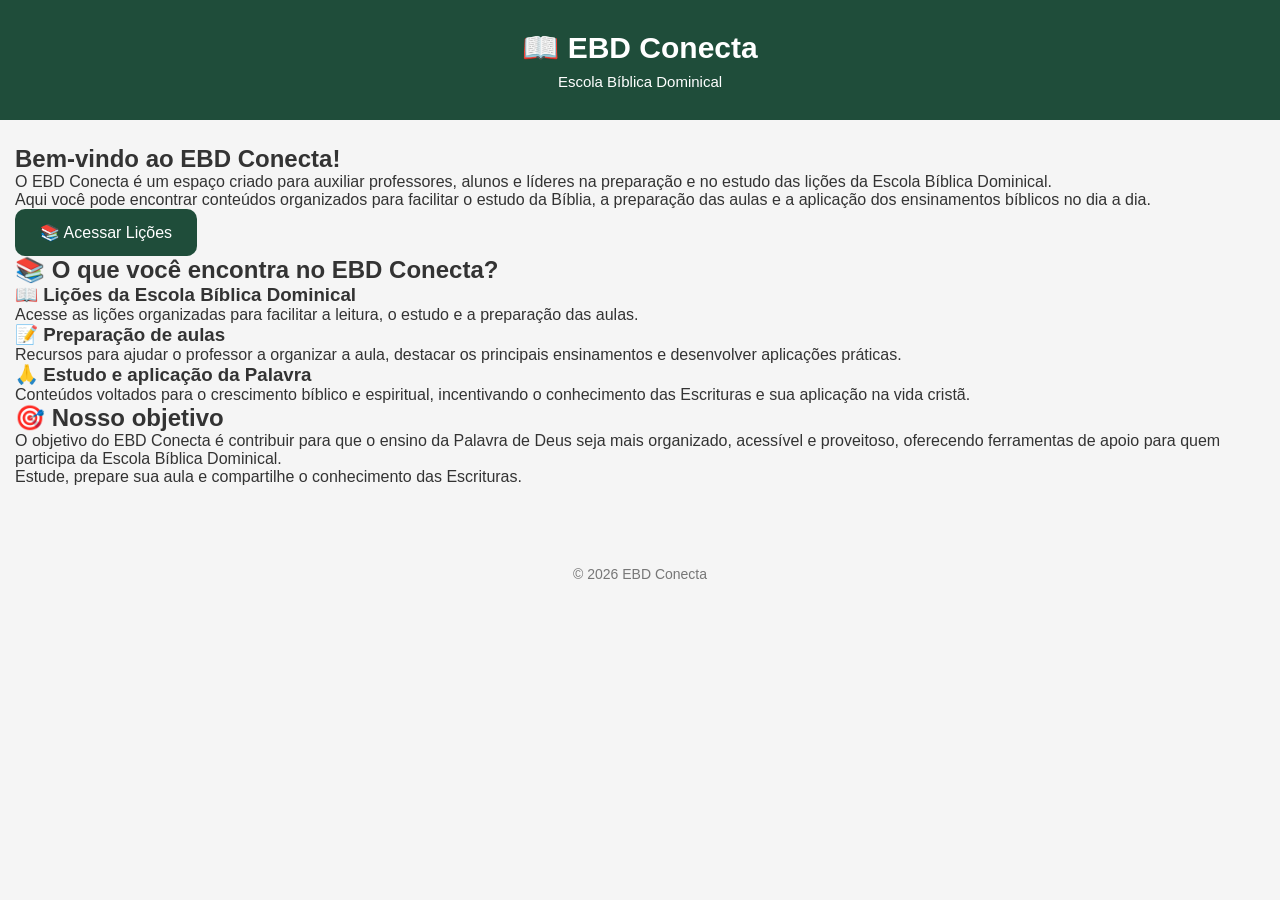
<file: index.html>
<!DOCTYPE html><html lang="pt-BR"><head>
    <meta charset="UTF-8">
    <meta name="viewport" content="width=device-width, initial-scale=1.0">

<title>EBD Conecta — Escola Bíblica Dominical</title>

<meta name="description"
    content="EBD Conecta é uma plataforma de apoio para professores e alunos da Escola Bíblica Dominical, com lições, estudos bíblicos, preparação de aulas e conteúdos para fortalecer o ensino da Palavra de Deus.">

<link rel="stylesheet" href="style.css">

<meta name="google-adsense-account" content="ca-pub-9806296523025264">


</head>

<body><header>
    <h1>📖 EBD Conecta</h1>
    <p>Escola Bíblica Dominical</p>
</header>

<main>

    <section>
        <h2>Bem-vindo ao EBD Conecta!</h2>

        <p>
            O EBD Conecta é um espaço criado para auxiliar professores,
            alunos e líderes na preparação e no estudo das lições da
            Escola Bíblica Dominical.
        </p>

        <p>
            Aqui você pode encontrar conteúdos organizados para facilitar
            o estudo da Bíblia, a preparação das aulas e a aplicação dos
            ensinamentos bíblicos no dia a dia.
        </p>

        <button onclick="abrirLicoes()">
            📚 Acessar Lições
        </button>
    </section>

    <section>
        <h2>📚 O que você encontra no EBD Conecta?</h2>

        <h3>📖 Lições da Escola Bíblica Dominical</h3>
        <p>
            Acesse as lições organizadas para facilitar a leitura,
            o estudo e a preparação das aulas.
        </p>

        <h3>📝 Preparação de aulas</h3>
        <p>
            Recursos para ajudar o professor a organizar a aula,
            destacar os principais ensinamentos e desenvolver
            aplicações práticas.
        </p>

        <h3>🙏 Estudo e aplicação da Palavra</h3>
        <p>
            Conteúdos voltados para o crescimento bíblico e espiritual,
            incentivando o conhecimento das Escrituras e sua aplicação
            na vida cristã.
        </p>
    </section>

    <section>
        <h2>🎯 Nosso objetivo</h2>

        <p>
            O objetivo do EBD Conecta é contribuir para que o ensino
            da Palavra de Deus seja mais organizado, acessível e
            proveitoso, oferecendo ferramentas de apoio para quem
            participa da Escola Bíblica Dominical.
        </p>

        <p>
            Estude, prepare sua aula e compartilhe o conhecimento
            das Escrituras.
        </p>
    </section>

</main>

<footer>
    <p>© 2026 EBD Conecta</p>
</footer>

<script>
    function abrirLicoes() {
        window.location.href = "licoes.html";
    }
</script>

</body></html>
</file>
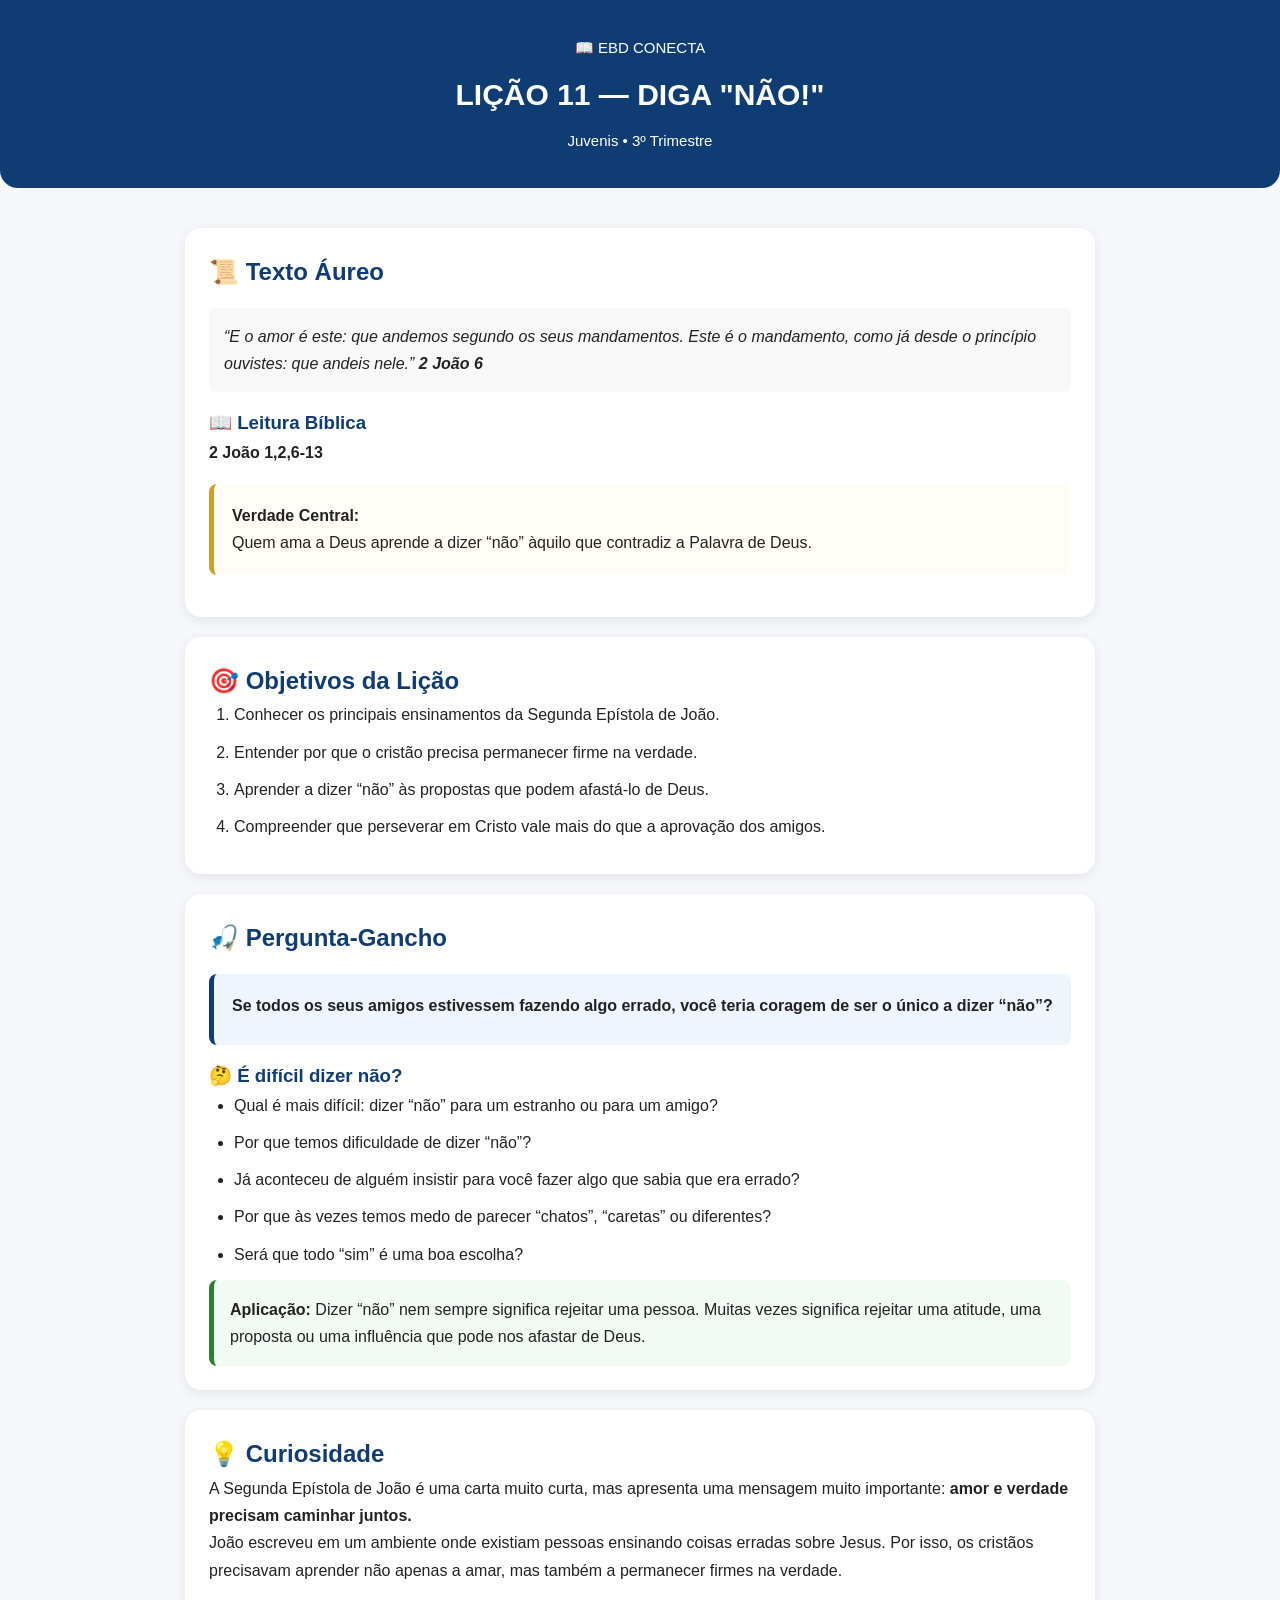
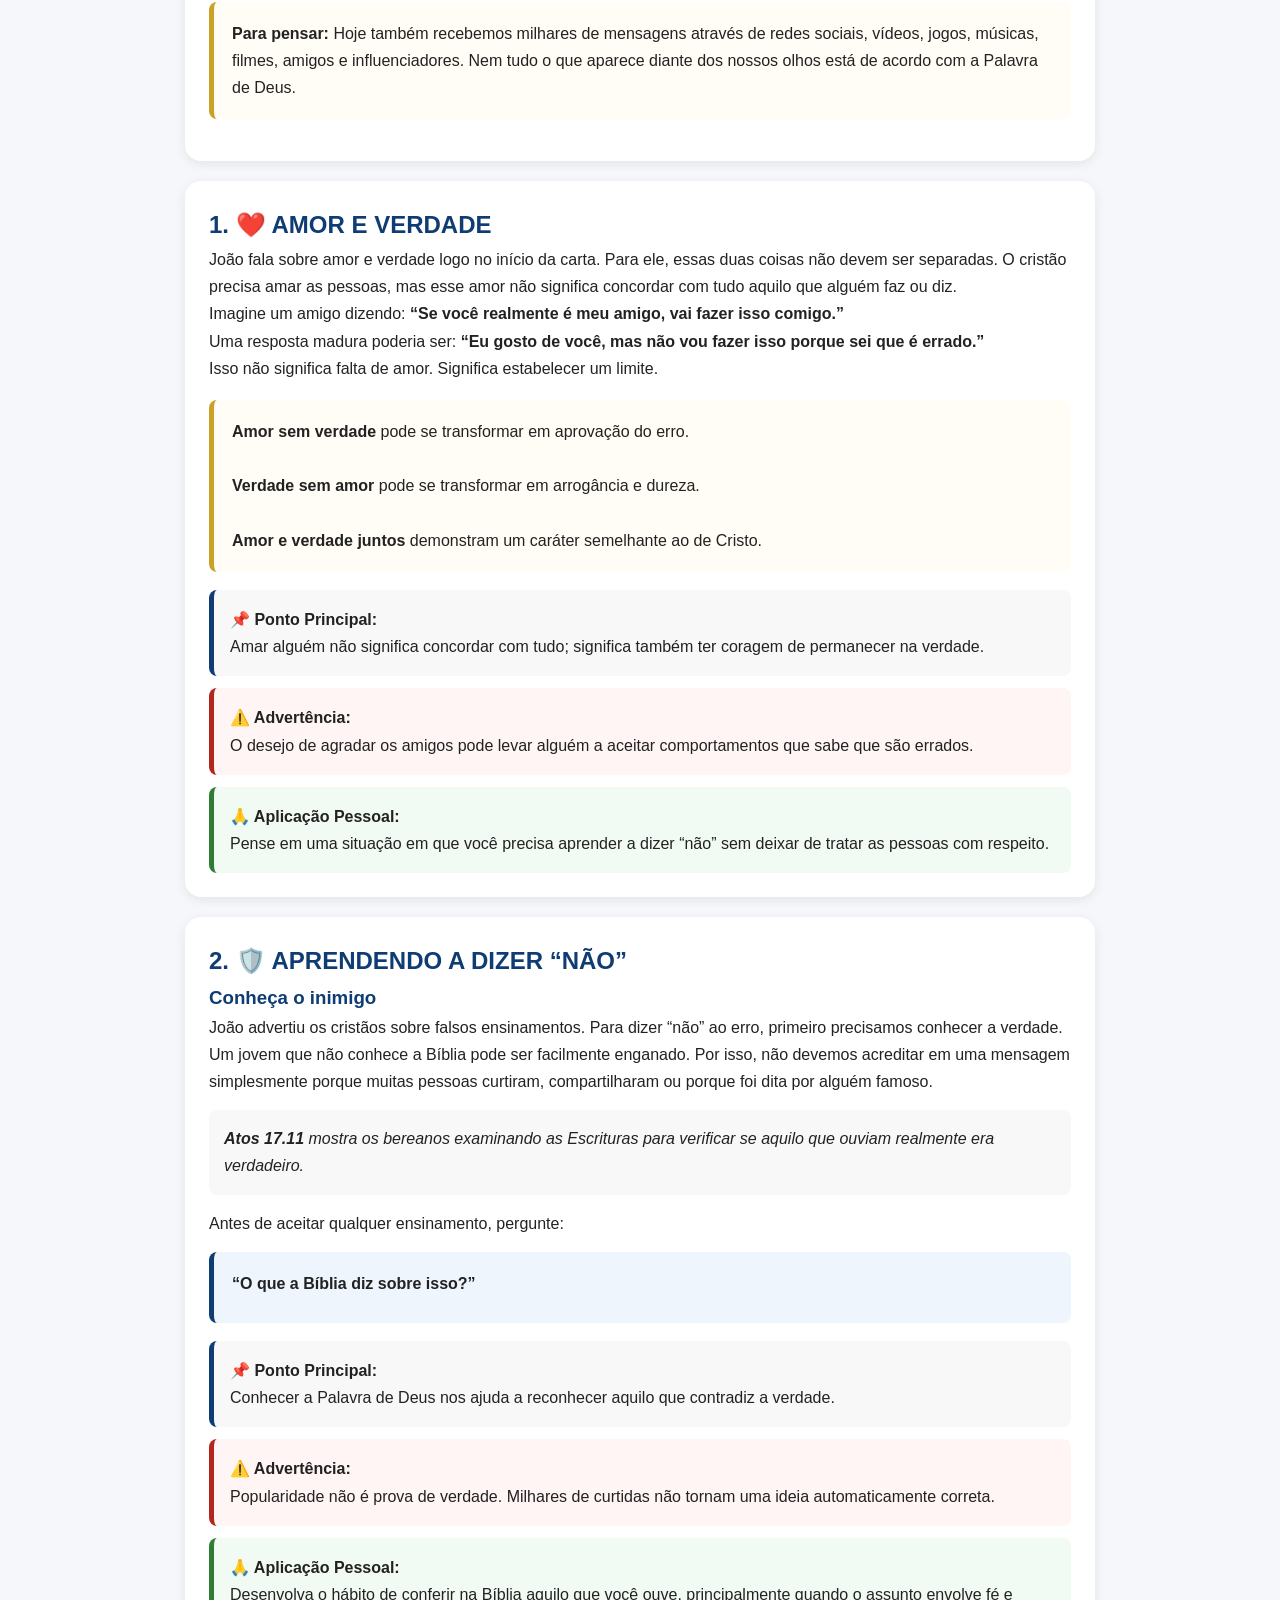
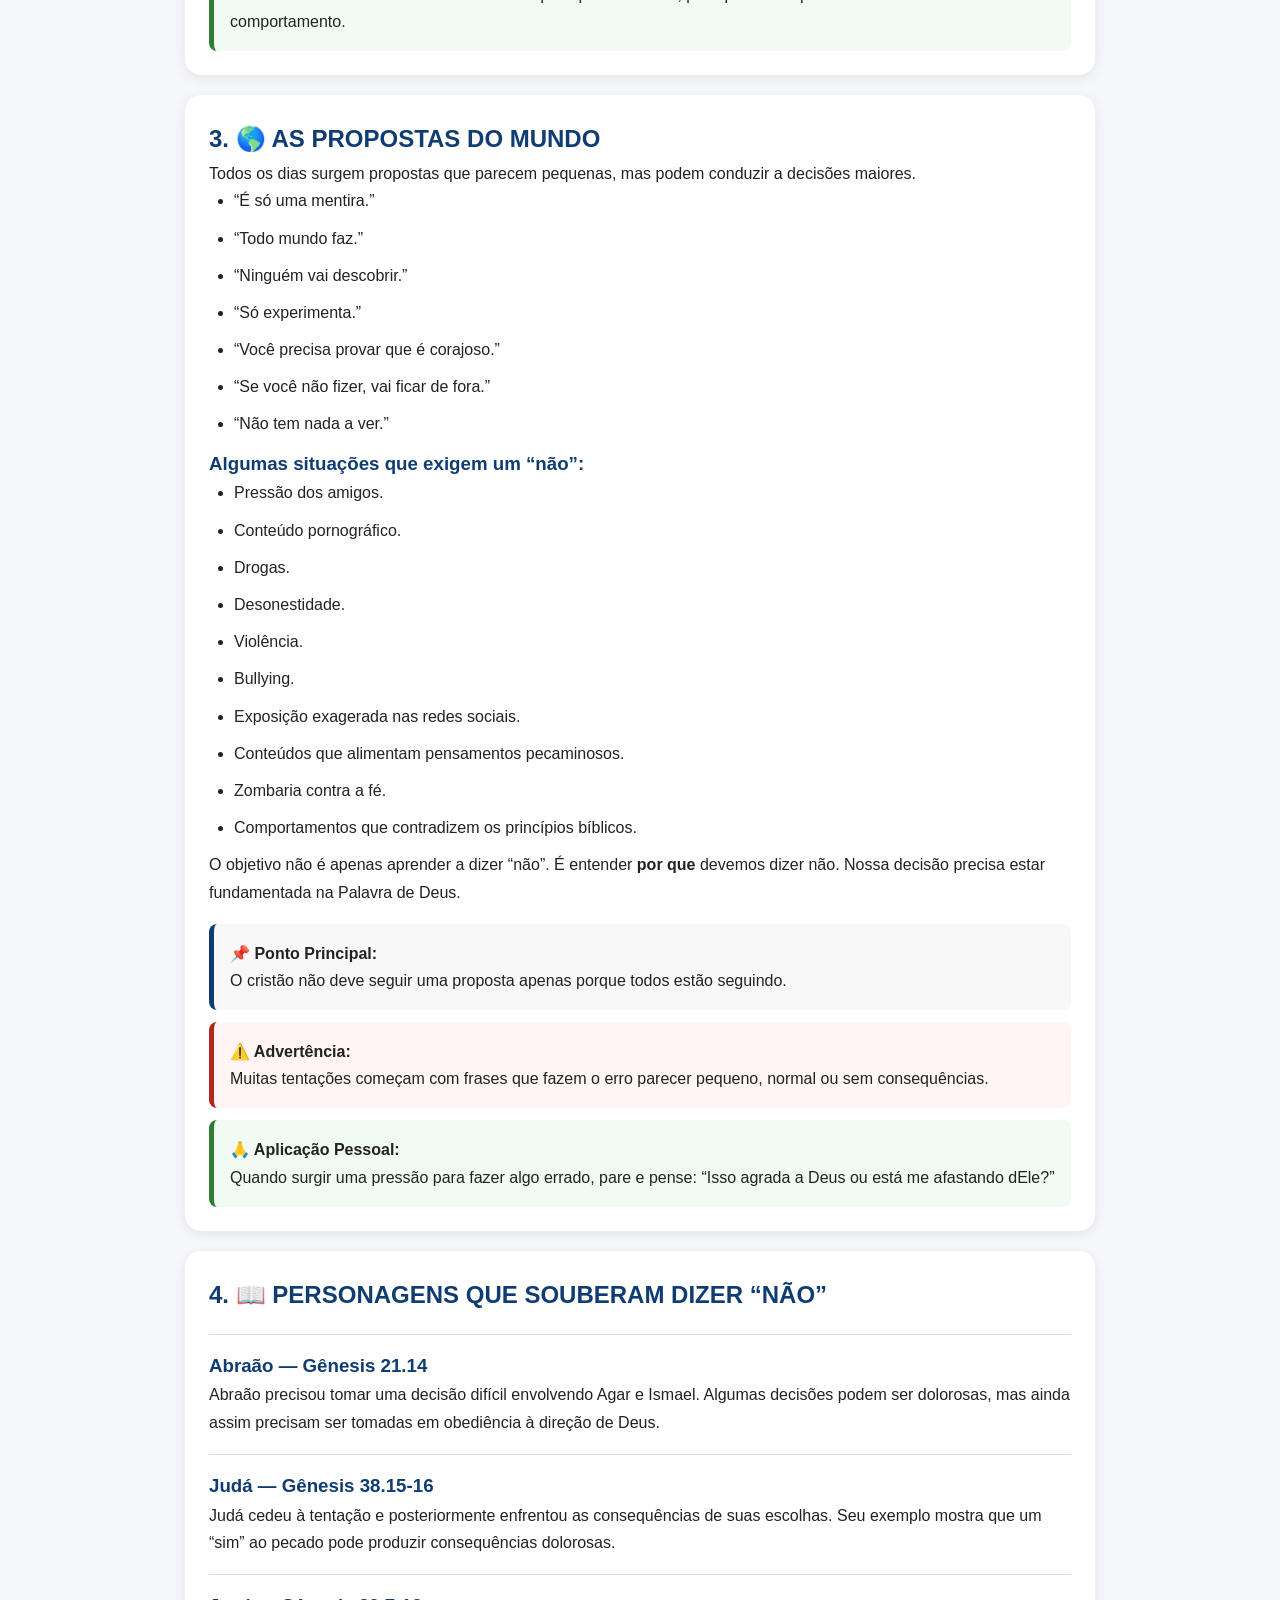
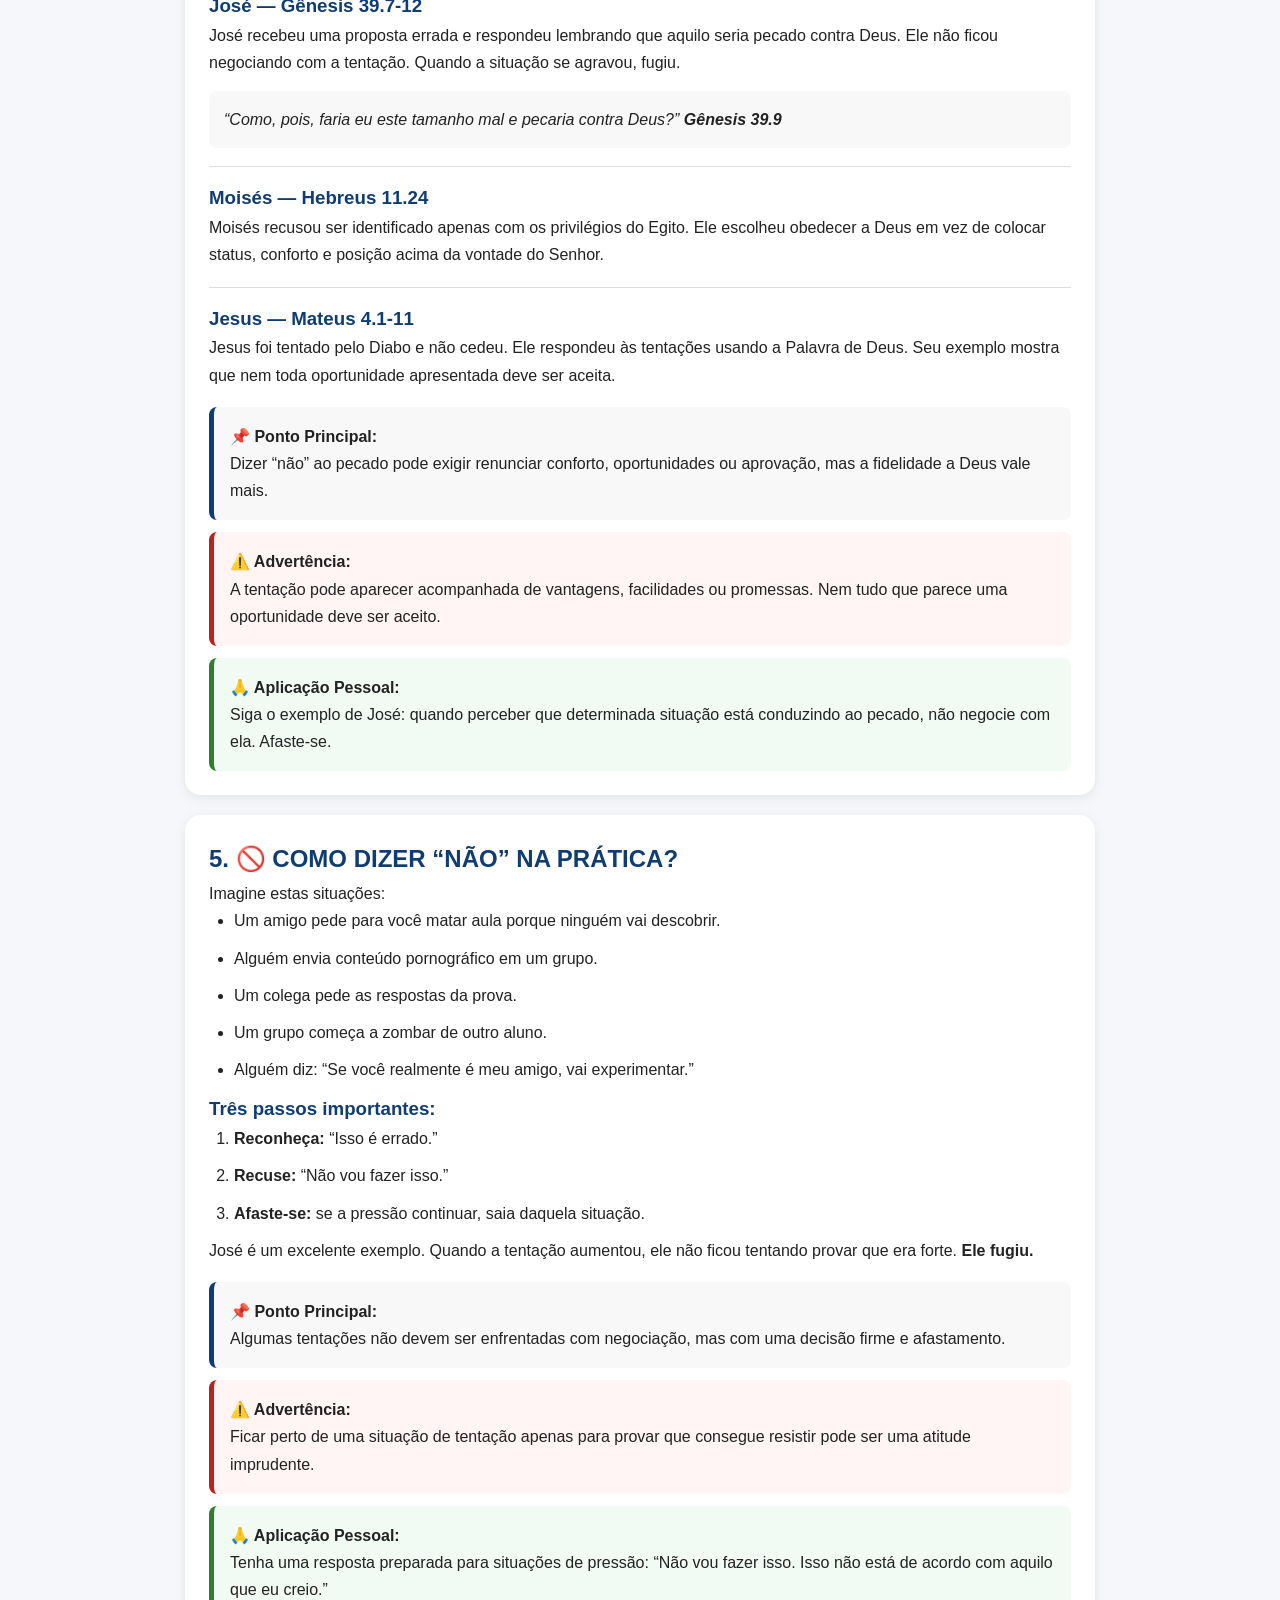
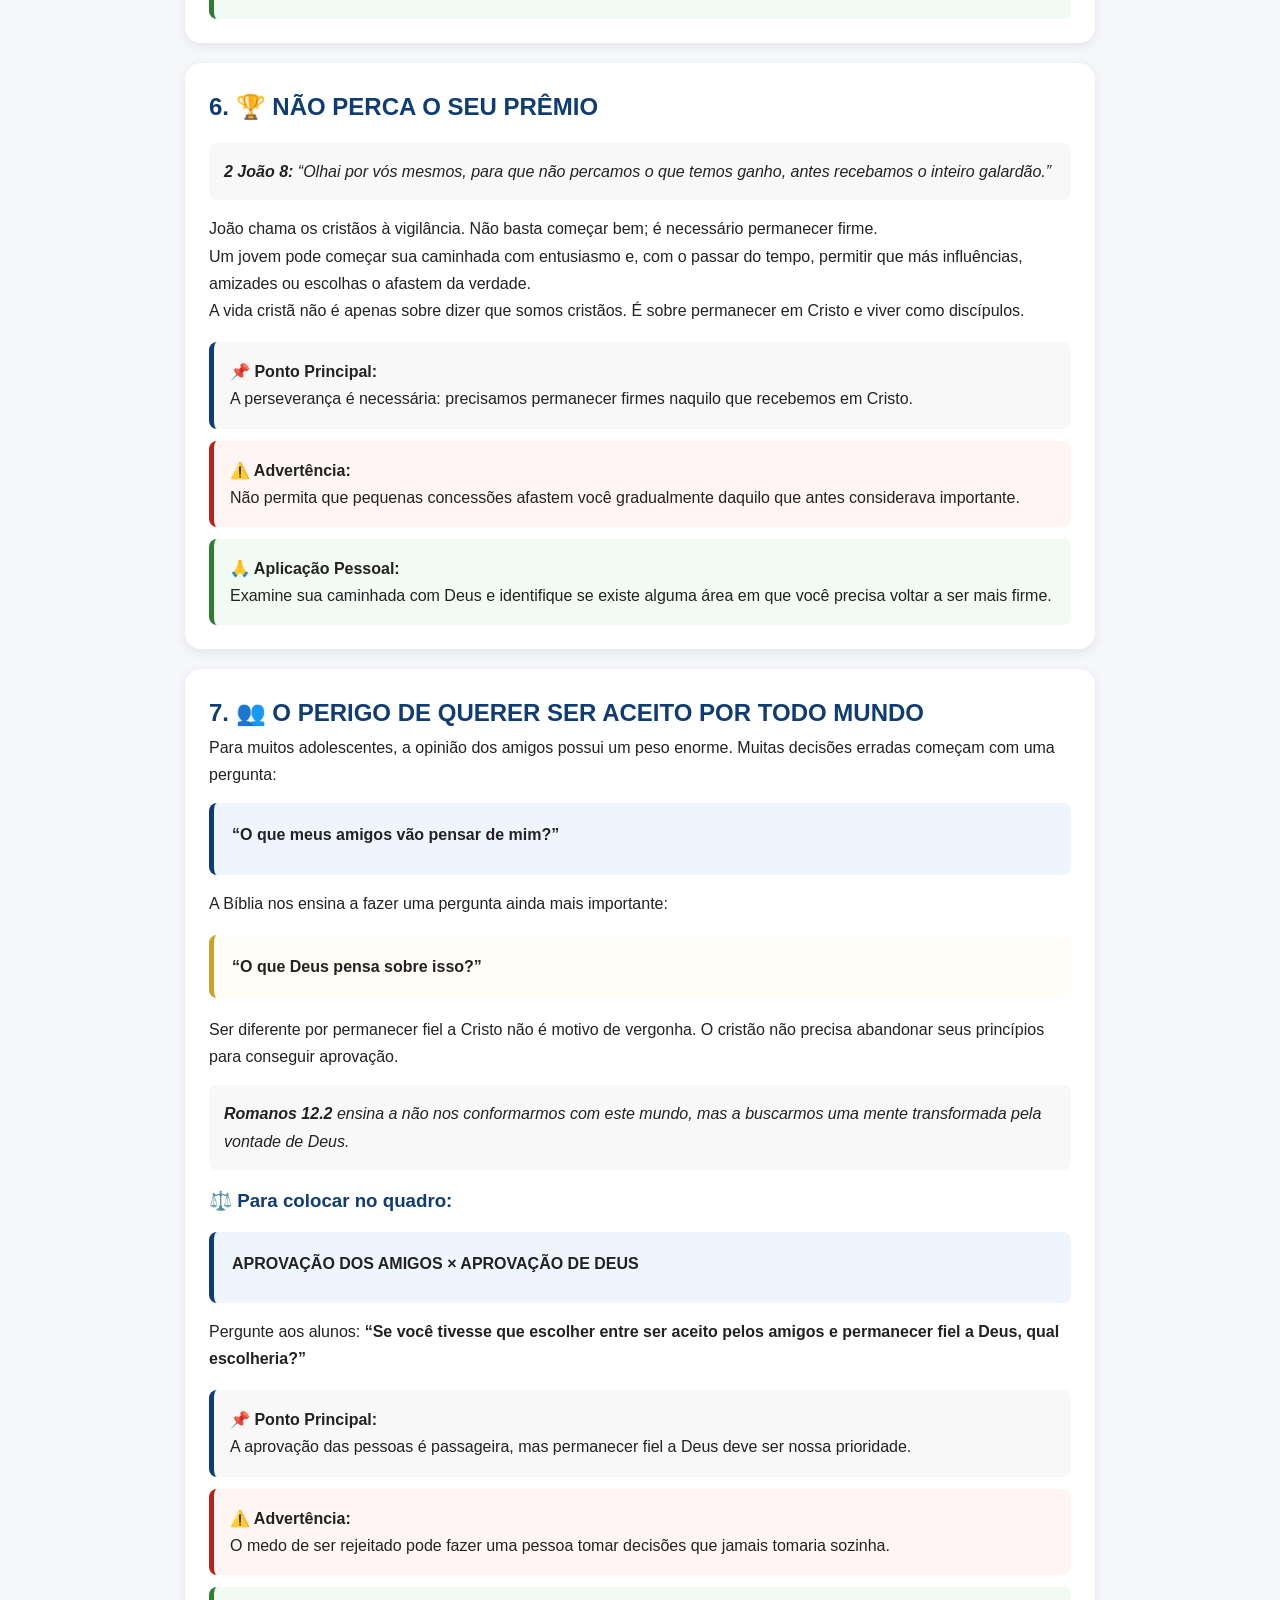
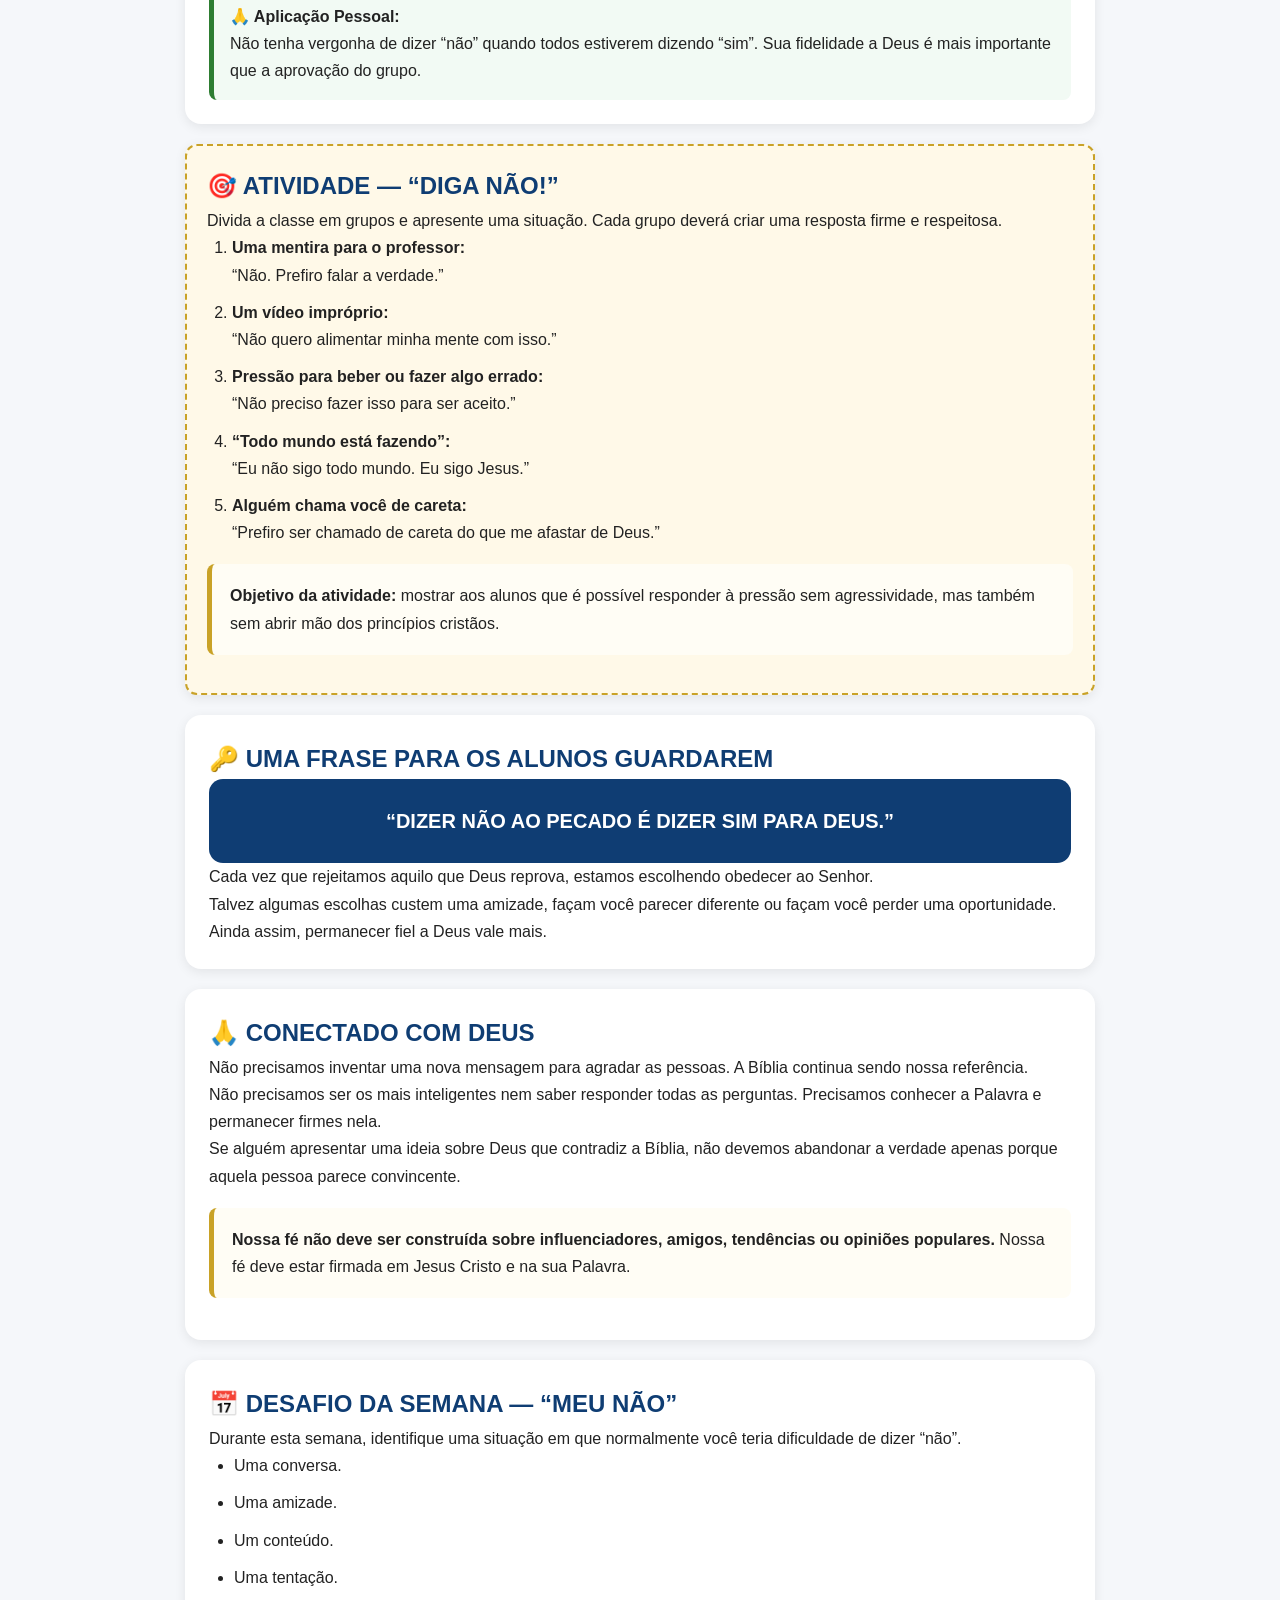
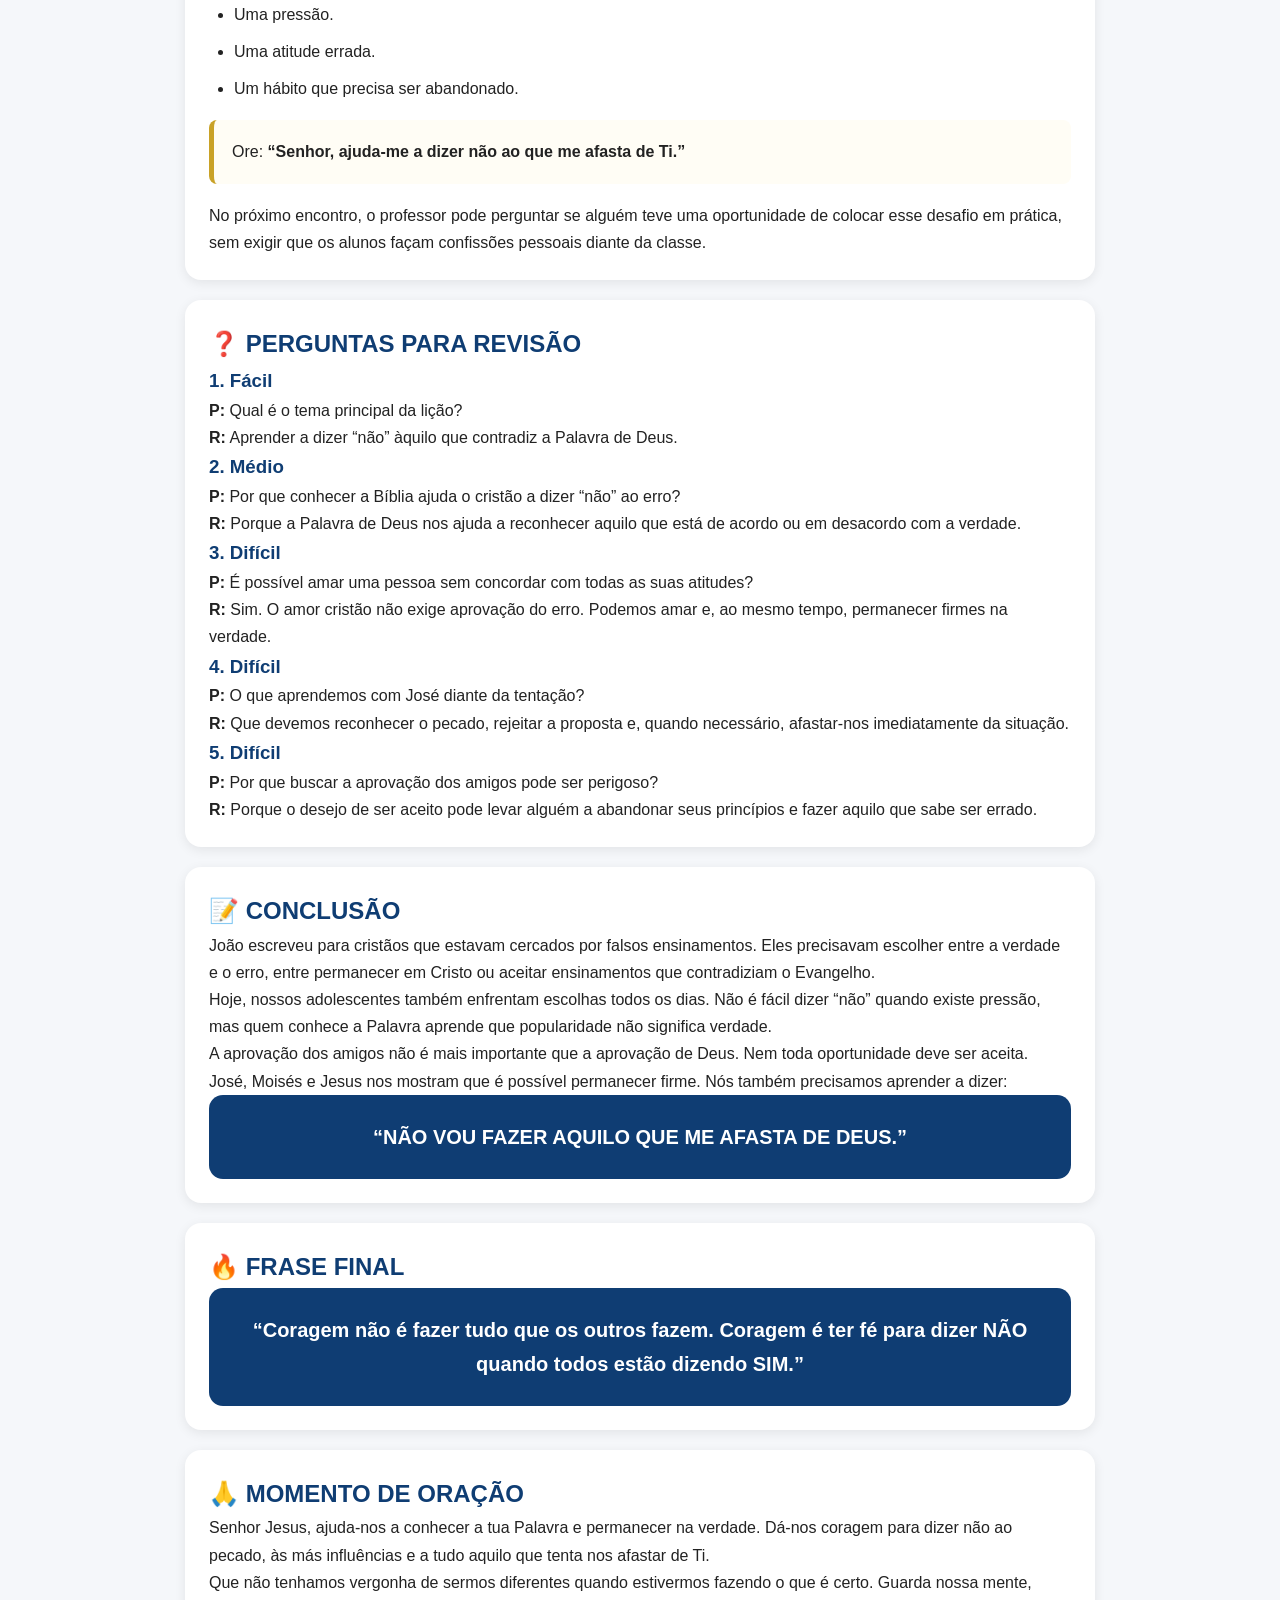
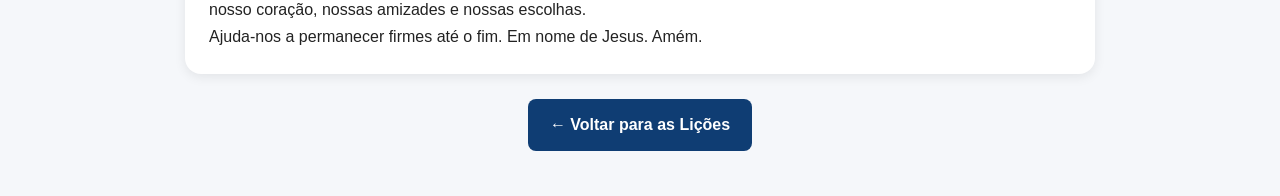
<file: juvenis.html>
<!DOCTYPE html>
<html lang="pt-BR">
<head>
    <meta charset="UTF-8">
    <meta name="viewport" content="width=device-width, initial-scale=1.0">

    <title>Lição 11 — Diga "Não!" | EBD Conecta</title>

    <link rel="stylesheet" href="style.css">

    <style>
        body {
            margin: 0;
            font-family: Arial, sans-serif;
            background: #f5f7fa;
            color: #222;
            line-height: 1.7;
        }

        .container {
            max-width: 950px;
            margin: auto;
            padding: 20px;
        }

        .cabecalho {
            background: #0F3D73;
            color: white;
            padding: 30px 20px;
            border-radius: 0 0 18px 18px;
            text-align: center;
        }

        .cabecalho h1 {
            margin: 8px 0;
            font-size: 30px;
        }

        .cabecalho p {
            margin: 5px 0;
        }

        .cartao {
            background: white;
            margin: 20px 0;
            padding: 24px;
            border-radius: 16px;
            box-shadow: 0 3px 12px rgba(0,0,0,0.08);
        }

        .cartao h2 {
            color: #0F3D73;
            margin-top: 0;
        }

        .cartao h3 {
            color: #0F3D73;
        }

        .destaque {
            border-left: 5px solid #C9A227;
            background: #fffdf5;
            padding: 18px;
            margin: 18px 0;
            border-radius: 8px;
        }

        .pergunta {
            background: #eef5fc;
            border-left: 5px solid #0F3D73;
            padding: 18px;
            border-radius: 8px;
            margin: 15px 0;
        }

        .principal {
            background: #f8f8f8;
            border-left: 5px solid #0F3D73;
            padding: 16px;
            margin-top: 18px;
            border-radius: 8px;
        }

        .advertencia {
            background: #fff5f5;
            border-left: 5px solid #b3261e;
            padding: 16px;
            margin-top: 12px;
            border-radius: 8px;
        }

        .aplicacao {
            background: #f2faf4;
            border-left: 5px solid #2e7d32;
            padding: 16px;
            margin-top: 12px;
            border-radius: 8px;
        }

        .versiculo {
            font-style: italic;
            background: #f8f8f8;
            padding: 15px;
            border-radius: 8px;
            margin: 15px 0;
        }

        .lista {
            padding-left: 25px;
        }

        .lista li {
            margin-bottom: 10px;
        }

        .personagem {
            border-top: 1px solid #ddd;
            padding-top: 15px;
            margin-top: 18px;
        }

        .atividade {
            background: #fff9e8;
            border: 2px dashed #C9A227;
            padding: 20px;
            border-radius: 12px;
        }

        .frase-final {
            background: #0F3D73;
            color: white;
            text-align: center;
            padding: 25px;
            border-radius: 14px;
            font-size: 20px;
            font-weight: bold;
        }

        .botao-voltar {
            display: block;
            width: fit-content;
            margin: 25px auto;
            background: #0F3D73;
            color: white;
            padding: 12px 22px;
            border-radius: 8px;
            text-decoration: none;
            font-weight: bold;
        }

        .botao-voltar:hover {
            opacity: 0.9;
        }
    </style>
</head>

<body>

<header class="cabecalho">
    <p>📖 EBD CONECTA</p>
    <h1>LIÇÃO 11 — DIGA "NÃO!"</h1>
    <p>Juvenis • 3º Trimestre</p>
</header>

<main class="container">

    <section class="cartao">
        <h2>📜 Texto Áureo</h2>

        <div class="versiculo">
            “E o amor é este: que andemos segundo os seus mandamentos. Este é o
            mandamento, como já desde o princípio ouvistes: que andeis nele.”
            <strong>2 João 6</strong>
        </div>

        <h3>📖 Leitura Bíblica</h3>
        <p><strong>2 João 1,2,6-13</strong></p>

        <div class="destaque">
            <strong>Verdade Central:</strong><br>
            Quem ama a Deus aprende a dizer “não” àquilo que contradiz a Palavra de Deus.
        </div>
    </section>


    <section class="cartao">
        <h2>🎯 Objetivos da Lição</h2>

        <ol class="lista">
            <li>Conhecer os principais ensinamentos da Segunda Epístola de João.</li>
            <li>Entender por que o cristão precisa permanecer firme na verdade.</li>
            <li>Aprender a dizer “não” às propostas que podem afastá-lo de Deus.</li>
            <li>Compreender que perseverar em Cristo vale mais do que a aprovação dos amigos.</li>
        </ol>
    </section>


    <section class="cartao">
        <h2>🎣 Pergunta-Gancho</h2>

        <div class="pergunta">
            <strong>Se todos os seus amigos estivessem fazendo algo errado,
            você teria coragem de ser o único a dizer “não”?</strong>
        </div>

        <h3>🤔 É difícil dizer não?</h3>

        <ul class="lista">
            <li>Qual é mais difícil: dizer “não” para um estranho ou para um amigo?</li>
            <li>Por que temos dificuldade de dizer “não”?</li>
            <li>Já aconteceu de alguém insistir para você fazer algo que sabia que era errado?</li>
            <li>Por que às vezes temos medo de parecer “chatos”, “caretas” ou diferentes?</li>
            <li>Será que todo “sim” é uma boa escolha?</li>
        </ul>

        <div class="aplicacao">
            <strong>Aplicação:</strong>
            Dizer “não” nem sempre significa rejeitar uma pessoa.
            Muitas vezes significa rejeitar uma atitude, uma proposta ou uma influência
            que pode nos afastar de Deus.
        </div>
    </section>


    <section class="cartao">
        <h2>💡 Curiosidade</h2>

        <p>
            A Segunda Epístola de João é uma carta muito curta, mas apresenta uma
            mensagem muito importante: <strong>amor e verdade precisam caminhar juntos.</strong>
        </p>

        <p>
            João escreveu em um ambiente onde existiam pessoas ensinando coisas
            erradas sobre Jesus. Por isso, os cristãos precisavam aprender não apenas
            a amar, mas também a permanecer firmes na verdade.
        </p>

        <div class="destaque">
            <strong>Para pensar:</strong>
            Hoje também recebemos milhares de mensagens através de redes sociais,
            vídeos, jogos, músicas, filmes, amigos e influenciadores.
            Nem tudo o que aparece diante dos nossos olhos está de acordo com a Palavra de Deus.
        </div>
    </section>


    <section class="cartao">
        <h2>1. ❤️ AMOR E VERDADE</h2>

        <p>
            João fala sobre amor e verdade logo no início da carta.
            Para ele, essas duas coisas não devem ser separadas.
            O cristão precisa amar as pessoas, mas esse amor não significa
            concordar com tudo aquilo que alguém faz ou diz.
        </p>

        <p>
            Imagine um amigo dizendo:
            <strong>“Se você realmente é meu amigo, vai fazer isso comigo.”</strong>
        </p>

        <p>
            Uma resposta madura poderia ser:
            <strong>“Eu gosto de você, mas não vou fazer isso porque sei que é errado.”</strong>
        </p>

        <p>
            Isso não significa falta de amor. Significa estabelecer um limite.
        </p>

        <div class="destaque">
            <strong>Amor sem verdade</strong> pode se transformar em aprovação do erro.
            <br><br>
            <strong>Verdade sem amor</strong> pode se transformar em arrogância e dureza.
            <br><br>
            <strong>Amor e verdade juntos</strong> demonstram um caráter semelhante ao de Cristo.
        </div>

        <div class="principal">
            <strong>📌 Ponto Principal:</strong><br>
            Amar alguém não significa concordar com tudo; significa também ter coragem
            de permanecer na verdade.
        </div>

        <div class="advertencia">
            <strong>⚠️ Advertência:</strong><br>
            O desejo de agradar os amigos pode levar alguém a aceitar comportamentos
            que sabe que são errados.
        </div>

        <div class="aplicacao">
            <strong>🙏 Aplicação Pessoal:</strong><br>
            Pense em uma situação em que você precisa aprender a dizer “não”
            sem deixar de tratar as pessoas com respeito.
        </div>
    </section>


    <section class="cartao">
        <h2>2. 🛡️ APRENDENDO A DIZER “NÃO”</h2>

        <h3>Conheça o inimigo</h3>

        <p>
            João advertiu os cristãos sobre falsos ensinamentos.
            Para dizer “não” ao erro, primeiro precisamos conhecer a verdade.
        </p>

        <p>
            Um jovem que não conhece a Bíblia pode ser facilmente enganado.
            Por isso, não devemos acreditar em uma mensagem simplesmente porque
            muitas pessoas curtiram, compartilharam ou porque foi dita por alguém famoso.
        </p>

        <div class="versiculo">
            <strong>Atos 17.11</strong> mostra os bereanos examinando as Escrituras
            para verificar se aquilo que ouviam realmente era verdadeiro.
        </div>

        <p>Antes de aceitar qualquer ensinamento, pergunte:</p>

        <div class="pergunta">
            <strong>“O que a Bíblia diz sobre isso?”</strong>
        </div>

        <div class="principal">
            <strong>📌 Ponto Principal:</strong><br>
            Conhecer a Palavra de Deus nos ajuda a reconhecer aquilo que contradiz a verdade.
        </div>

        <div class="advertencia">
            <strong>⚠️ Advertência:</strong><br>
            Popularidade não é prova de verdade. Milhares de curtidas não tornam
            uma ideia automaticamente correta.
        </div>

        <div class="aplicacao">
            <strong>🙏 Aplicação Pessoal:</strong><br>
            Desenvolva o hábito de conferir na Bíblia aquilo que você ouve,
            principalmente quando o assunto envolve fé e comportamento.
        </div>
    </section>


    <section class="cartao">
        <h2>3. 🌎 AS PROPOSTAS DO MUNDO</h2>

        <p>
            Todos os dias surgem propostas que parecem pequenas, mas podem conduzir
            a decisões maiores.
        </p>

        <ul class="lista">
            <li>“É só uma mentira.”</li>
            <li>“Todo mundo faz.”</li>
            <li>“Ninguém vai descobrir.”</li>
            <li>“Só experimenta.”</li>
            <li>“Você precisa provar que é corajoso.”</li>
            <li>“Se você não fizer, vai ficar de fora.”</li>
            <li>“Não tem nada a ver.”</li>
        </ul>

        <h3>Algumas situações que exigem um “não”:</h3>

        <ul class="lista">
            <li>Pressão dos amigos.</li>
            <li>Conteúdo pornográfico.</li>
            <li>Drogas.</li>
            <li>Desonestidade.</li>
            <li>Violência.</li>
            <li>Bullying.</li>
            <li>Exposição exagerada nas redes sociais.</li>
            <li>Conteúdos que alimentam pensamentos pecaminosos.</li>
            <li>Zombaria contra a fé.</li>
            <li>Comportamentos que contradizem os princípios bíblicos.</li>
        </ul>

        <p>
            O objetivo não é apenas aprender a dizer “não”.
            É entender <strong>por que</strong> devemos dizer não.
            Nossa decisão precisa estar fundamentada na Palavra de Deus.
        </p>

        <div class="principal">
            <strong>📌 Ponto Principal:</strong><br>
            O cristão não deve seguir uma proposta apenas porque todos estão seguindo.
        </div>

        <div class="advertencia">
            <strong>⚠️ Advertência:</strong><br>
            Muitas tentações começam com frases que fazem o erro parecer pequeno,
            normal ou sem consequências.
        </div>

        <div class="aplicacao">
            <strong>🙏 Aplicação Pessoal:</strong><br>
            Quando surgir uma pressão para fazer algo errado, pare e pense:
            “Isso agrada a Deus ou está me afastando dEle?”
        </div>
    </section>


    <section class="cartao">
        <h2>4. 📖 PERSONAGENS QUE SOUBERAM DIZER “NÃO”</h2>

        <div class="personagem">
            <h3>Abraão — Gênesis 21.14</h3>
            <p>
                Abraão precisou tomar uma decisão difícil envolvendo Agar e Ismael.
                Algumas decisões podem ser dolorosas, mas ainda assim precisam ser tomadas
                em obediência à direção de Deus.
            </p>
        </div>

        <div class="personagem">
            <h3>Judá — Gênesis 38.15-16</h3>
            <p>
                Judá cedeu à tentação e posteriormente enfrentou as consequências
                de suas escolhas. Seu exemplo mostra que um “sim” ao pecado pode
                produzir consequências dolorosas.
            </p>
        </div>

        <div class="personagem">
            <h3>José — Gênesis 39.7-12</h3>
            <p>
                José recebeu uma proposta errada e respondeu lembrando que aquilo
                seria pecado contra Deus. Ele não ficou negociando com a tentação.
                Quando a situação se agravou, fugiu.
            </p>

            <div class="versiculo">
                “Como, pois, faria eu este tamanho mal e pecaria contra Deus?”
                <strong>Gênesis 39.9</strong>
            </div>
        </div>

        <div class="personagem">
            <h3>Moisés — Hebreus 11.24</h3>
            <p>
                Moisés recusou ser identificado apenas com os privilégios do Egito.
                Ele escolheu obedecer a Deus em vez de colocar status, conforto
                e posição acima da vontade do Senhor.
            </p>
        </div>

        <div class="personagem">
            <h3>Jesus — Mateus 4.1-11</h3>
            <p>
                Jesus foi tentado pelo Diabo e não cedeu.
                Ele respondeu às tentações usando a Palavra de Deus.
                Seu exemplo mostra que nem toda oportunidade apresentada deve ser aceita.
            </p>
        </div>

        <div class="principal">
            <strong>📌 Ponto Principal:</strong><br>
            Dizer “não” ao pecado pode exigir renunciar conforto, oportunidades
            ou aprovação, mas a fidelidade a Deus vale mais.
        </div>

        <div class="advertencia">
            <strong>⚠️ Advertência:</strong><br>
            A tentação pode aparecer acompanhada de vantagens, facilidades ou promessas.
            Nem tudo que parece uma oportunidade deve ser aceito.
        </div>

        <div class="aplicacao">
            <strong>🙏 Aplicação Pessoal:</strong><br>
            Siga o exemplo de José: quando perceber que determinada situação
            está conduzindo ao pecado, não negocie com ela. Afaste-se.
        </div>
    </section>


    <section class="cartao">
        <h2>5. 🚫 COMO DIZER “NÃO” NA PRÁTICA?</h2>

        <p>Imagine estas situações:</p>

        <ul class="lista">
            <li>Um amigo pede para você matar aula porque ninguém vai descobrir.</li>
            <li>Alguém envia conteúdo pornográfico em um grupo.</li>
            <li>Um colega pede as respostas da prova.</li>
            <li>Um grupo começa a zombar de outro aluno.</li>
            <li>Alguém diz: “Se você realmente é meu amigo, vai experimentar.”</li>
        </ul>

        <h3>Três passos importantes:</h3>

        <ol class="lista">
            <li>
                <strong>Reconheça:</strong>
                “Isso é errado.”
            </li>

            <li>
                <strong>Recuse:</strong>
                “Não vou fazer isso.”
            </li>

            <li>
                <strong>Afaste-se:</strong>
                se a pressão continuar, saia daquela situação.
            </li>
        </ol>

        <p>
            José é um excelente exemplo. Quando a tentação aumentou,
            ele não ficou tentando provar que era forte.
            <strong>Ele fugiu.</strong>
        </p>

        <div class="principal">
            <strong>📌 Ponto Principal:</strong><br>
            Algumas tentações não devem ser enfrentadas com negociação,
            mas com uma decisão firme e afastamento.
        </div>

        <div class="advertencia">
            <strong>⚠️ Advertência:</strong><br>
            Ficar perto de uma situação de tentação apenas para provar que consegue
            resistir pode ser uma atitude imprudente.
        </div>

        <div class="aplicacao">
            <strong>🙏 Aplicação Pessoal:</strong><br>
            Tenha uma resposta preparada para situações de pressão:
            “Não vou fazer isso. Isso não está de acordo com aquilo que eu creio.”
        </div>
    </section>


    <section class="cartao">
        <h2>6. 🏆 NÃO PERCA O SEU PRÊMIO</h2>

        <div class="versiculo">
            <strong>2 João 8:</strong>
            “Olhai por vós mesmos, para que não percamos o que temos ganho,
            antes recebamos o inteiro galardão.”
        </div>

        <p>
            João chama os cristãos à vigilância.
            Não basta começar bem; é necessário permanecer firme.
        </p>

        <p>
            Um jovem pode começar sua caminhada com entusiasmo e, com o passar do tempo,
            permitir que más influências, amizades ou escolhas o afastem da verdade.
        </p>

        <p>
            A vida cristã não é apenas sobre dizer que somos cristãos.
            É sobre permanecer em Cristo e viver como discípulos.
        </p>

        <div class="principal">
            <strong>📌 Ponto Principal:</strong><br>
            A perseverança é necessária: precisamos permanecer firmes naquilo que recebemos em Cristo.
        </div>

        <div class="advertencia">
            <strong>⚠️ Advertência:</strong><br>
            Não permita que pequenas concessões afastem você gradualmente
            daquilo que antes considerava importante.
        </div>

        <div class="aplicacao">
            <strong>🙏 Aplicação Pessoal:</strong><br>
            Examine sua caminhada com Deus e identifique se existe alguma área
            em que você precisa voltar a ser mais firme.
        </div>
    </section>


    <section class="cartao">
        <h2>7. 👥 O PERIGO DE QUERER SER ACEITO POR TODO MUNDO</h2>

        <p>
            Para muitos adolescentes, a opinião dos amigos possui um peso enorme.
            Muitas decisões erradas começam com uma pergunta:
        </p>

        <div class="pergunta">
            <strong>“O que meus amigos vão pensar de mim?”</strong>
        </div>

        <p>
            A Bíblia nos ensina a fazer uma pergunta ainda mais importante:
        </p>

        <div class="destaque">
            <strong>“O que Deus pensa sobre isso?”</strong>
        </div>

        <p>
            Ser diferente por permanecer fiel a Cristo não é motivo de vergonha.
            O cristão não precisa abandonar seus princípios para conseguir aprovação.
        </p>

        <div class="versiculo">
            <strong>Romanos 12.2</strong> ensina a não nos conformarmos com este mundo,
            mas a buscarmos uma mente transformada pela vontade de Deus.
        </div>

        <h3>⚖️ Para colocar no quadro:</h3>

        <div class="pergunta">
            <strong>APROVAÇÃO DOS AMIGOS × APROVAÇÃO DE DEUS</strong>
        </div>

        <p>
            Pergunte aos alunos:
            <strong>“Se você tivesse que escolher entre ser aceito pelos amigos
            e permanecer fiel a Deus, qual escolheria?”</strong>
        </p>

        <div class="principal">
            <strong>📌 Ponto Principal:</strong><br>
            A aprovação das pessoas é passageira, mas permanecer fiel a Deus deve ser nossa prioridade.
        </div>

        <div class="advertencia">
            <strong>⚠️ Advertência:</strong><br>
            O medo de ser rejeitado pode fazer uma pessoa tomar decisões
            que jamais tomaria sozinha.
        </div>

        <div class="aplicacao">
            <strong>🙏 Aplicação Pessoal:</strong><br>
            Não tenha vergonha de dizer “não” quando todos estiverem dizendo “sim”.
            Sua fidelidade a Deus é mais importante que a aprovação do grupo.
        </div>
    </section>


    <section class="cartao atividade">
        <h2>🎯 ATIVIDADE — “DIGA NÃO!”</h2>

        <p>
            Divida a classe em grupos e apresente uma situação.
            Cada grupo deverá criar uma resposta firme e respeitosa.
        </p>

        <ol class="lista">
            <li>
                <strong>Uma mentira para o professor:</strong><br>
                “Não. Prefiro falar a verdade.”
            </li>

            <li>
                <strong>Um vídeo impróprio:</strong><br>
                “Não quero alimentar minha mente com isso.”
            </li>

            <li>
                <strong>Pressão para beber ou fazer algo errado:</strong><br>
                “Não preciso fazer isso para ser aceito.”
            </li>

            <li>
                <strong>“Todo mundo está fazendo”:</strong><br>
                “Eu não sigo todo mundo. Eu sigo Jesus.”
            </li>

            <li>
                <strong>Alguém chama você de careta:</strong><br>
                “Prefiro ser chamado de careta do que me afastar de Deus.”
            </li>
        </ol>

        <div class="destaque">
            <strong>Objetivo da atividade:</strong>
            mostrar aos alunos que é possível responder à pressão sem agressividade,
            mas também sem abrir mão dos princípios cristãos.
        </div>
    </section>


    <section class="cartao">
        <h2>🔑 UMA FRASE PARA OS ALUNOS GUARDAREM</h2>

        <div class="frase-final">
            “DIZER NÃO AO PECADO É DIZER SIM PARA DEUS.”
        </div>

        <p>
            Cada vez que rejeitamos aquilo que Deus reprova, estamos escolhendo
            obedecer ao Senhor.
        </p>

        <p>
            Talvez algumas escolhas custem uma amizade, façam você parecer diferente
            ou façam você perder uma oportunidade.
            Ainda assim, permanecer fiel a Deus vale mais.
        </p>
    </section>


    <section class="cartao">
        <h2>🙏 CONECTADO COM DEUS</h2>

        <p>
            Não precisamos inventar uma nova mensagem para agradar as pessoas.
            A Bíblia continua sendo nossa referência.
        </p>

        <p>
            Não precisamos ser os mais inteligentes nem saber responder todas as perguntas.
            Precisamos conhecer a Palavra e permanecer firmes nela.
        </p>

        <p>
            Se alguém apresentar uma ideia sobre Deus que contradiz a Bíblia,
            não devemos abandonar a verdade apenas porque aquela pessoa parece convincente.
        </p>

        <div class="destaque">
            <strong>Nossa fé não deve ser construída sobre influenciadores,
            amigos, tendências ou opiniões populares.</strong>
            Nossa fé deve estar firmada em Jesus Cristo e na sua Palavra.
        </div>
    </section>


    <section class="cartao">
        <h2>📅 DESAFIO DA SEMANA — “MEU NÃO”</h2>

        <p>
            Durante esta semana, identifique uma situação em que normalmente
            você teria dificuldade de dizer “não”.
        </p>

        <ul class="lista">
            <li>Uma conversa.</li>
            <li>Uma amizade.</li>
            <li>Um conteúdo.</li>
            <li>Uma tentação.</li>
            <li>Uma pressão.</li>
            <li>Uma atitude errada.</li>
            <li>Um hábito que precisa ser abandonado.</li>
        </ul>

        <div class="destaque">
            Ore:
            <strong>“Senhor, ajuda-me a dizer não ao que me afasta de Ti.”</strong>
        </div>

        <p>
            No próximo encontro, o professor pode perguntar se alguém teve
            uma oportunidade de colocar esse desafio em prática,
            sem exigir que os alunos façam confissões pessoais diante da classe.
        </p>
    </section>


    <section class="cartao">
        <h2>❓ PERGUNTAS PARA REVISÃO</h2>

        <h3>1. Fácil</h3>
        <p>
            <strong>P:</strong> Qual é o tema principal da lição?<br>
            <strong>R:</strong> Aprender a dizer “não” àquilo que contradiz a Palavra de Deus.
        </p>

        <h3>2. Médio</h3>
        <p>
            <strong>P:</strong> Por que conhecer a Bíblia ajuda o cristão a dizer “não” ao erro?<br>
            <strong>R:</strong> Porque a Palavra de Deus nos ajuda a reconhecer aquilo
            que está de acordo ou em desacordo com a verdade.
        </p>

        <h3>3. Difícil</h3>
        <p>
            <strong>P:</strong> É possível amar uma pessoa sem concordar com todas as suas atitudes?<br>
            <strong>R:</strong> Sim. O amor cristão não exige aprovação do erro.
            Podemos amar e, ao mesmo tempo, permanecer firmes na verdade.
        </p>

        <h3>4. Difícil</h3>
        <p>
            <strong>P:</strong> O que aprendemos com José diante da tentação?<br>
            <strong>R:</strong> Que devemos reconhecer o pecado, rejeitar a proposta
            e, quando necessário, afastar-nos imediatamente da situação.
        </p>

        <h3>5. Difícil</h3>
        <p>
            <strong>P:</strong> Por que buscar a aprovação dos amigos pode ser perigoso?<br>
            <strong>R:</strong> Porque o desejo de ser aceito pode levar alguém
            a abandonar seus princípios e fazer aquilo que sabe ser errado.
        </p>
    </section>


    <section class="cartao">
        <h2>📝 CONCLUSÃO</h2>

        <p>
            João escreveu para cristãos que estavam cercados por falsos ensinamentos.
            Eles precisavam escolher entre a verdade e o erro, entre permanecer em Cristo
            ou aceitar ensinamentos que contradiziam o Evangelho.
        </p>

        <p>
            Hoje, nossos adolescentes também enfrentam escolhas todos os dias.
            Não é fácil dizer “não” quando existe pressão, mas quem conhece a Palavra
            aprende que popularidade não significa verdade.
        </p>

        <p>
            A aprovação dos amigos não é mais importante que a aprovação de Deus.
            Nem toda oportunidade deve ser aceita.
        </p>

        <p>
            José, Moisés e Jesus nos mostram que é possível permanecer firme.
            Nós também precisamos aprender a dizer:
        </p>

        <div class="frase-final">
            “NÃO VOU FAZER AQUILO QUE ME AFASTA DE DEUS.”
        </div>
    </section>


    <section class="cartao">
        <h2>🔥 FRASE FINAL</h2>

        <div class="frase-final">
            “Coragem não é fazer tudo que os outros fazem.
            Coragem é ter fé para dizer NÃO quando todos estão dizendo SIM.”
        </div>
    </section>


    <section class="cartao">
        <h2>🙏 MOMENTO DE ORAÇÃO</h2>

        <p>
            Senhor Jesus, ajuda-nos a conhecer a tua Palavra e permanecer na verdade.
            Dá-nos coragem para dizer não ao pecado, às más influências e a tudo aquilo
            que tenta nos afastar de Ti.
        </p>

        <p>
            Que não tenhamos vergonha de sermos diferentes quando estivermos fazendo
            o que é certo. Guarda nossa mente, nosso coração, nossas amizades e nossas escolhas.
        </p>

        <p>
            Ajuda-nos a permanecer firmes até o fim.
            Em nome de Jesus. Amém.
        </p>
    </section>


    <a href="lista-licoes.html" class="botao-voltar">
        ← Voltar para as Lições
    </a>

</main>

</body>
</html>
</file>
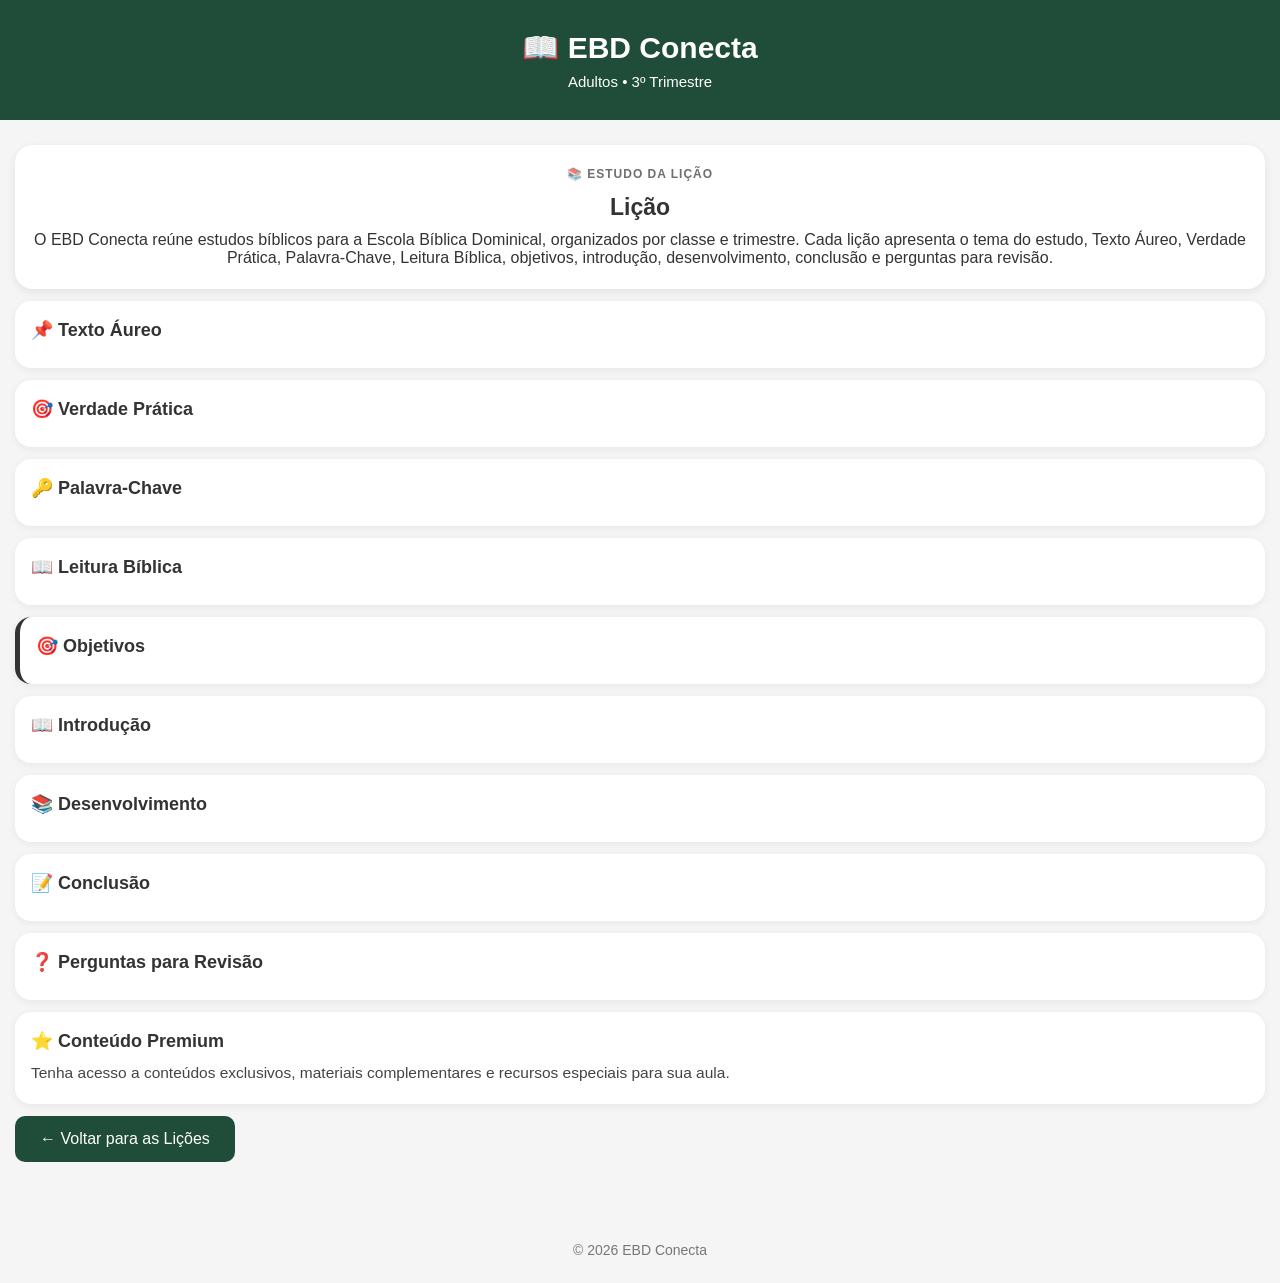
<file: licao.html>
<!DOCTYPE html>
<html lang="pt-BR">

<head>
    <meta charset="UTF-8">
    <meta name="viewport" content="width=device-width, initial-scale=1.0">

    <title>EBD Conecta - Lição</title>

    <link rel="stylesheet" href="style.css">

    <style>

        .secao-aprender {
            margin-bottom: 30px;
        }

        .secao-aprender h4 {
            margin-bottom: 12px;
        }

        .introducao-secao {
            margin-bottom: 18px;
        }

        .topico-aprender {
            margin: 20px 0;
            padding: 15px;
            border-radius: 10px;
            background: rgba(0, 0, 0, 0.03);
        }

        .topico-aprender h5 {
            margin-top: 0;
            margin-bottom: 12px;
        }

        .ponto-principal-topico {
            margin: 15px 0;
            padding: 12px;
            border-left: 4px solid currentColor;
            border-radius: 6px;
            background: rgba(0, 0, 0, 0.04);
        }
.advertencia-topico {
    margin: 15px 0;
    padding: 12px;
    border-left: 4px solid currentColor;
    border-radius: 6px;
    background: rgba(0, 0, 0, 0.04);
}

.aplicacao-pessoal-topico {
    margin: 15px 0;
    padding: 12px;
    border-left: 4px solid currentColor;
    border-radius: 6px;
    background: rgba(0, 0, 0, 0.04);
}
        .versiculos-topico {
            margin-top: 18px;
        }

        .versiculo {
            margin: 15px 0;
            padding: 12px;
            border-radius: 8px;
            background: rgba(0, 0, 0, 0.03);
        }

        .versiculo-referencia {
            font-weight: bold;
            margin-bottom: 8px;
        }

        .versiculo-texto {
            font-style: italic;
            margin-bottom: 8px;
        }

        .versiculo-explicacao {
            margin-bottom: 0;
        }

        .exortacao-topico {
            margin-top: 18px;
            padding: 12px;
            border-radius: 8px;
            background: rgba(0, 0, 0, 0.04);
        }

        .reflexao-adolescentes {
            margin-top: 15px;
            padding: 12px;
            border-radius: 8px;
            background: rgba(0, 0, 0, 0.04);
        }

        .lista-pontos,
        .lista-palavras {
            margin-top: 15px;
        }

        .lista-pontos ul,
        .lista-palavras ul {
            padding-left: 20px;
        }

        .lista-pontos li,
        .lista-palavras li {
            margin-bottom: 8px;
        }

        .devocional-dia {
            margin-bottom: 25px;
        }

    </style>
</head>

<body>

<header>

    <h1>📖 EBD Conecta</h1>

    <p>
        <span id="classeLicao">Adultos</span>
        •
        <span id="trimestreLicao">3º Trimestre</span>
    </p>

</header>


<main>

    <section class="cabecalho-licao">

        <h2 id="numeroLicao">Lição</h2>

        <h3 id="tituloLicao"></h3>

        <p>
            O EBD Conecta reúne estudos bíblicos para a Escola Bíblica Dominical,
            organizados por classe e trimestre. Cada lição apresenta o tema do estudo,
            Texto Áureo, Verdade Prática, Palavra-Chave, Leitura Bíblica, objetivos,
            introdução, desenvolvimento, conclusão e perguntas para revisão.
        </p>

    </section>


    <section class="bloco-licao">

        <h3 id="tituloTexto">📌 Texto Áureo</h3>

        <p id="textoPrincipal"></p>

    </section>


    <section class="bloco-licao">

        <h3 id="tituloResumo">🎯 Verdade Prática</h3>

        <p id="resumoLicao"></p>

    </section>


    <section class="bloco-licao">

        <h3>🔑 Palavra-Chave</h3>

        <p id="palavraChave"></p>

    </section>


    <section class="bloco-licao">

        <h3>📖 Leitura Bíblica</h3>

        <p id="leituraBiblica"></p>

    </section>


    <section class="bloco-licao">

        <h3>🎯 Objetivos</h3>

        <div id="objetivos"></div>

    </section>


    <section class="bloco-licao">

        <h3>📖 Introdução</h3>

        <p id="introducao"></p>

    </section>


    <section class="bloco-licao">

        <h3>📚 Desenvolvimento</h3>

        <div id="desenvolvimento"></div>

    </section>


    <section class="bloco-licao">

        <h3>📝 Conclusão</h3>

        <p id="conclusao"></p>

    </section>


    <section class="bloco-licao">

        <h3>❓ Perguntas para Revisão</h3>

        <div id="perguntas"></div>

    </section>


    <section class="bloco-licao">

        <h3>⭐ Conteúdo Premium</h3>

        <p>
            Tenha acesso a conteúdos exclusivos,
            materiais complementares e recursos
            especiais para sua aula.
        </p>

    </section>


    <button onclick="voltarListaLicoes()">
        ← Voltar para as Lições
    </button>

</main>


<footer>

    <p>© 2026 EBD Conecta</p>

</footer>


<script src="dados-licoes.js"></script>


<script>

function esconderSecao(elemento) {

    const secao = elemento.closest(".bloco-licao");

    if (secao) {
        secao.style.display = "none";
    }

}


function mostrarSecao(elemento) {

    const secao = elemento.closest(".bloco-licao");

    if (secao) {
        secao.style.display = "";
    }

}


function colocarTexto(id, valor) {

    const elemento = document.getElementById(id);

    if (!elemento) {
        return;
    }

    if (
        valor !== undefined &&
        valor !== null &&
        valor !== ""
    ) {

        elemento.textContent = valor;

        mostrarSecao(elemento);

    } else {

        elemento.textContent = "";

        esconderSecao(elemento);

    }

}


function criarParagrafo(texto, classe = "") {

    const p = document.createElement("p");

    if (classe) {
        p.className = classe;
    }

    p.textContent = texto;

    return p;

}


function criarTopico(topico) {

    const bloco = document.createElement("div");

    bloco.className = "topico-aprender";


    if (topico.titulo) {

        const titulo = document.createElement("h5");

        titulo.textContent = topico.titulo;

        bloco.appendChild(titulo);

    }


    if (topico.texto) {

        bloco.appendChild(
            criarParagrafo(topico.texto)
        );

    }


   if (topico.pontoPrincipal) {

    const ponto = document.createElement("div");

    ponto.className = "ponto-principal-topico";

    ponto.innerHTML =
        "<strong>📌 Ponto principal</strong><br>" +
        topico.pontoPrincipal;

    bloco.appendChild(ponto);

}

if (topico.advertencia) {

    const advertencia = document.createElement("div");

    advertencia.className = "advertencia-topico";

    advertencia.innerHTML =
        "<strong>⚠️ Advertência</strong><br>" +
        topico.advertencia;

    bloco.appendChild(advertencia);

}

if (topico.aplicacaoPessoal) {

    const aplicacao = document.createElement("div");

    aplicacao.className = "aplicacao-pessoal-topico";

    aplicacao.innerHTML =
        "<strong>📝 Aplicação pessoal</strong><br>" +
        topico.aplicacaoPessoal;

    bloco.appendChild(aplicacao);

}


    if (
        Array.isArray(topico.versiculos) &&
        topico.versiculos.length
    ) {

        const area =
            document.createElement("div");

        area.className =
            "versiculos-topico";


        const titulo =
            document.createElement("h6");

        titulo.textContent =
            "📖 Versículos em destaque";

        area.appendChild(titulo);


        topico.versiculos.forEach(
            function(versiculo) {

                const div =
                    document.createElement("div");

                div.className = "versiculo";


                if (versiculo.referencia) {

                    const referencia =
                        document.createElement("p");

                    referencia.className =
                        "versiculo-referencia";

                    referencia.textContent =
                        "📖 " +
                        versiculo.referencia;

                    div.appendChild(referencia);

                }


                if (versiculo.texto) {

                    const texto =
                        document.createElement("p");

                    texto.className =
                        "versiculo-texto";

                    texto.textContent =
                        "“" +
                        versiculo.texto +
                        "”";

                    div.appendChild(texto);

                }


                if (versiculo.explicacao) {

                    const explicacao =
                        document.createElement("p");

                    explicacao.className =
                        "versiculo-explicacao";

                    explicacao.textContent =
                        "💡 " +
                        versiculo.explicacao;

                    div.appendChild(explicacao);

                }


                if (versiculo.pontoPrincipal) {

                    const ponto =
                        document.createElement("p");

                    ponto.className =
                        "versiculo-explicacao";

                    ponto.textContent =
                        "💡 " +
                        versiculo.pontoPrincipal;

                    div.appendChild(ponto);

                }


                area.appendChild(div);

            }
        );


        bloco.appendChild(area);

    }


    if (topico.exortacao) {

        const exortacao =
            document.createElement("div");

        exortacao.className =
            "exortacao-topico";

        exortacao.textContent =
            topico.exortacao;

        bloco.appendChild(exortacao);

    }


    if (topico.reflexao) {

        const reflexao =
            document.createElement("div");

        reflexao.className =
            "reflexao-adolescentes";

        reflexao.textContent =
            topico.reflexao;

        bloco.appendChild(reflexao);

    }


    if (
        Array.isArray(topico.pontosPrincipais)
    ) {

        const area =
            document.createElement("div");

        area.className =
            "lista-pontos";


        const titulo =
            document.createElement("h6");

        titulo.textContent =
            "📌 Pontos principais";

        area.appendChild(titulo);


        const ul =
            document.createElement("ul");


        topico.pontosPrincipais.forEach(
            function(item) {

                const li =
                    document.createElement("li");

                li.textContent = item;

                ul.appendChild(li);

            }
        );


        area.appendChild(ul);

        bloco.appendChild(area);

    }


    if (
        Array.isArray(topico.palavrasChave)
    ) {

        const area =
            document.createElement("div");

        area.className =
            "lista-palavras";


        const titulo =
            document.createElement("h6");

        titulo.textContent =
            "🔑 Palavras-chave";

        area.appendChild(titulo);


        const ul =
            document.createElement("ul");


        topico.palavrasChave.forEach(
            function(item) {

                const li =
                    document.createElement("li");

                li.textContent = item;

                ul.appendChild(li);

            }
        );


        area.appendChild(ul);

        bloco.appendChild(area);

    }


    return bloco;

}


function criarSecao(secao) {

    const bloco =
        document.createElement("div");

    bloco.className =
        "secao-aprender";


    if (secao.titulo) {

        const titulo =
            document.createElement("h4");

        titulo.textContent =
            secao.titulo;

        bloco.appendChild(titulo);

    }


    if (secao.introducao) {

        bloco.appendChild(
            criarParagrafo(
                secao.introducao,
                "introducao-secao"
            )
        );

    }


    if (secao.texto) {

        bloco.appendChild(
            criarParagrafo(secao.texto)
        );

    }


    if (
        Array.isArray(secao.topicos)
    ) {

        secao.topicos.forEach(
            function(topico) {

                bloco.appendChild(
                    criarTopico(topico)
                );

            }
        );

    }


    return bloco;

}


function renderizarDesenvolvimento(licao, classe) {

    const area =
        document.getElementById(
            "desenvolvimento"
        );

    area.innerHTML = "";


    /*
     * ADULTOS / JOVENS / JUNIORES
     */

    if (
        Array.isArray(licao.desenvolvimento)
    ) {

        licao.desenvolvimento.forEach(
            function(secao) {

                area.appendChild(
                    criarSecao(secao)
                );

            }
        );

    }


    /*
     * ADOLESCENTES
     */

    if (
        classe === "adolescentes" &&
        licao.horaAprender &&
        Array.isArray(
            licao.horaAprender.secoes
        )
    ) {

        const titulo =
            document.createElement("h4");

        titulo.textContent =
            licao.horaAprender.titulo ||
            "📖 HORA DE APRENDER";

        area.appendChild(titulo);


        licao.horaAprender.secoes.forEach(
            function(secao) {

                area.appendChild(
                    criarSecao(secao)
                );

            }
        );

    }


    /*
     * PRÉ-ADOLESCENTES
     */

    if (
        classe === "pre-adolescentes"
    ) {


        /*
         * DEVOCIONAL
         */

        if (
            Array.isArray(licao.devocional)
        ) {

            const titulo =
                document.createElement("h4");

            titulo.textContent =
                "🙏 DEVOCIONAL";

            area.appendChild(titulo);


            licao.devocional.forEach(
                function(dia) {

                    const bloco =
                        document.createElement("div");

                    bloco.className =
                        "topico-aprender";


                    if (dia.dia) {

                        const h5 =
                            document.createElement("h5");

                        h5.textContent =
                            dia.dia;

                        bloco.appendChild(h5);

                    }


                    if (dia.versiculo) {

                        bloco.appendChild(
                            criarParagrafo(
                                dia.versiculo,
                                "versiculo-texto"
                            )
                        );

                    }


                    if (dia.texto) {

                        bloco.appendChild(
                            criarParagrafo(
                                dia.texto
                            )
                        );

                    }


                    if (
                        Array.isArray(dia.pontos)
                    ) {

                        const ul =
                            document.createElement("ul");


                        dia.pontos.forEach(
                            function(item) {

                                const li =
                                    document.createElement("li");

                                li.textContent =
                                    item;

                                ul.appendChild(li);

                            }
                        );


                        bloco.appendChild(ul);

                    }


                    if (dia.advertencia) {

                        const aviso =
                            document.createElement("div");

                        aviso.className =
                            "exortacao-topico";

                        aviso.textContent =
                            dia.advertencia;

                        bloco.appendChild(aviso);

                    }


                    if (dia.aplicacao) {

                        const aplicacao =
                            document.createElement("div");

                        aplicacao.className =
                            "reflexao-adolescentes";

                        aplicacao.textContent =
                            dia.aplicacao;

                        bloco.appendChild(aplicacao);

                    }


                    if (dia.fechamento) {

                        bloco.appendChild(
                            criarParagrafo(
                                dia.fechamento
                            )
                        );

                    }


                    area.appendChild(bloco);

                }
            );

        }


        /*
         * LIÇÃO DE HOJE
         */

        if (licao.licaoHoje) {

            const titulo =
                document.createElement("h4");

            titulo.textContent =
                "📚 LIÇÃO DE HOJE";

            area.appendChild(titulo);


            if (
                licao.licaoHoje.referencia
            ) {

                area.appendChild(
                    criarParagrafo(
                        "📖 " +
                        licao.licaoHoje.referencia,
                        "versiculo-referencia"
                    )
                );

            }


            if (
                licao.licaoHoje.pontoPrincipal
            ) {

                const ponto =
                    document.createElement("div");

                ponto.className =
                    "ponto-principal-topico";

                ponto.textContent =
                    licao.licaoHoje.pontoPrincipal;

                area.appendChild(ponto);

            }

        }


        /*
         * A BÍBLIA DIZ
         */

        if (licao.bibliaDiz) {

            const titulo =
                document.createElement("h4");

            titulo.textContent =
                "📖 A BÍBLIA DIZ";

            area.appendChild(titulo);


            if (licao.bibliaDiz.versiculo) {

                area.appendChild(
                    criarParagrafo(
                        licao.bibliaDiz.versiculo,
                        "versiculo-texto"
                    )
                );

            }


            if (
                licao.bibliaDiz.pontoPrincipal
            ) {

                const ponto =
                    document.createElement("div");

                ponto.className =
                    "ponto-principal-topico";

                ponto.textContent =
                    licao.bibliaDiz.pontoPrincipal;

                area.appendChild(ponto);

            }

        }


        /*
         * CONHECENDO MAIS DE DEUS
         */

        if (
            licao.conhecendoMaisDeDeus
        ) {

            const secao =
                document.createElement("div");

            secao.className =
                "secao-aprender";


            const titulo =
                document.createElement("h4");

            titulo.textContent =
                licao.conhecendoMaisDeDeus.titulo ||
                "📚 CONHECENDO + DE DEUS";

            secao.appendChild(titulo);


            if (
                licao.conhecendoMaisDeDeus.texto
            ) {

                secao.appendChild(
                    criarParagrafo(
                        licao.conhecendoMaisDeDeus.texto
                    )
                );

            }


            if (
                licao.conhecendoMaisDeDeus.pontoPrincipal
            ) {

                const ponto =
                    document.createElement("div");

                ponto.className =
                    "ponto-principal-topico";

                ponto.textContent =
                    licao.conhecendoMaisDeDeus.pontoPrincipal;

                secao.appendChild(ponto);

            }


            area.appendChild(secao);

        }

    }


    if (!area.innerHTML.trim()) {

        area.innerHTML =
            "<p>Conteúdo da lição ainda não disponível.</p>";

    }

}


function renderizarPerguntas(perguntas) {

    const area =
        document.getElementById("perguntas");

    area.innerHTML = "";


    if (
        !Array.isArray(perguntas) ||
        perguntas.length === 0
    ) {

        esconderSecao(area);

        return;

    }


    mostrarSecao(area);


    perguntas.forEach(
        function(item, indice) {

            const bloco =
                document.createElement("div");

            bloco.className =
                "topico-aprender";


            const titulo =
                document.createElement("h5");

            titulo.textContent =
                item.nivel ||
                "Pergunta " +
                (indice + 1);

            bloco.appendChild(titulo);


            if (item.pergunta) {

                const pergunta =
                    document.createElement("p");

                pergunta.innerHTML =
                    "<strong>❓ " +
                    item.pergunta +
                    "</strong>";

                bloco.appendChild(pergunta);

            }


            if (item.resposta) {

                const resposta =
                    document.createElement("p");

                resposta.textContent =
                    "✅ Resposta: " +
                    item.resposta;

                bloco.appendChild(resposta);

            }


            area.appendChild(bloco);

        }
    );

}


function carregarLicaoCompleta() {

    const parametros =
        new URLSearchParams(
            window.location.search
        );


    const classe =
        parametros.get("classe");

    const trimestre =
        parametros.get("trimestre");

    const numero =
        parametros.get("licao");


    console.log("Classe:", classe);
    console.log("Trimestre:", trimestre);
    console.log("Lição:", numero);


    if (
        typeof licoes === "undefined"
    ) {

        alert(
            "Erro: dados-licoes.js não foi carregado."
        );

        return;

    }


    if (
        !classe ||
        !trimestre ||
        !numero
    ) {

        alert(
            "Erro: informações da lição não encontradas."
        );

        return;

    }


    const licao =
        licoes[classe] &&
        licoes[classe][trimestre] &&
        licoes[classe][trimestre][numero];


    if (!licao) {

        alert(
            "A Lição " +
            numero +
            " não foi encontrada para esta classe e trimestre."
        );

        return;

    }


    const nomesClasses = {

        adultos: "Adultos",

        jovens: "Jovens",

        juvenis: "Juvenis",

        adolescentes: "Adolescentes",

        "pre-adolescentes":
            "Pré-Adolescentes",

        juniores: "Juniores"

    };


    document.getElementById(
        "classeLicao"
    ).textContent =
        nomesClasses[classe] ||
        classe;


    document.getElementById(
        "trimestreLicao"
    ).textContent =
        trimestre +
        "º Trimestre";


    document.getElementById(
        "numeroLicao"
    ).textContent =
        licao.numero ||
        "Lição " + numero;


    document.getElementById(
        "tituloLicao"
    ).textContent =
        licao.titulo ||
        "";


    /*
     * TEXTO PRINCIPAL
     */

    const tituloTexto =
        document.getElementById(
            "tituloTexto"
        );

    const textoPrincipal =
        document.getElementById(
            "textoPrincipal"
        );


    if (classe === "adultos") {

        tituloTexto.textContent =
            "📌 Texto Áureo";

        colocarTexto(
            "textoPrincipal",
          licao.textoAureo?.versiculo || licao.textoAureo
        );

    } else {

        tituloTexto.textContent =
            "📌 Texto Principal";

        colocarTexto(
            "textoPrincipal",
            licao.textoPrincipal
        );

    }


    /*
     * RESUMO / VERDADE PRÁTICA
     */

    const tituloResumo =
        document.getElementById(
            "tituloResumo"
        );


  if (classe === "adultos") {

      tituloResumo.textContent =
          "🎯 Verdade Prática";

      colocarTexto(
          "resumoLicao",
          licao.verdadePratica?.texto || licao.verdadePratica
      );

  }

    else if (licao.resumoLicao) {

        tituloResumo.textContent =
            "📝 Resumo da Lição";

        colocarTexto(
            "resumoLicao",
            licao.resumoLicao
        );

    }

    else if (licao.pontoPrincipal) {

        tituloResumo.textContent =
            "🎯 Ponto Principal";

        colocarTexto(
            "resumoLicao",
            licao.pontoPrincipal
        );

    }

    else {

        esconderSecao(
            document.getElementById(
                "resumoLicao"
            )
        );

    }


    /*
     * JUNIORES NÃO PRECISAM DO TEXTO PRINCIPAL
     */

    if (classe === "juniores") {

        esconderSecao(
            document.getElementById(
                "textoPrincipal"
            )
        );

    }


    /*
     * PALAVRA-CHAVE
     */

    colocarTexto(
        "palavraChave",
        licao.palavraChave
    );


    /*
     * LEITURA BÍBLICA
     */

    colocarTexto(
        "leituraBiblica",
        licao.leituraBiblica
    );


    /*
     * OBJETIVOS
     */

    const objetivos =
        document.getElementById(
            "objetivos"
        );

    objetivos.innerHTML = "";


    if (
        Array.isArray(licao.objetivos) &&
        licao.objetivos.length
    ) {

        mostrarSecao(objetivos);


        licao.objetivos.forEach(
            function(item) {

                objetivos.appendChild(
                    criarParagrafo(item)
                );

            }
        );

    } else {

        esconderSecao(objetivos);

    }


    /*
     * INTRODUÇÃO
     */

    colocarTexto(
        "introducao",
        licao.introducao
    );


    /*
     * DESENVOLVIMENTO
     */

    renderizarDesenvolvimento(
        licao,
        classe
    );


    /*
     * CONCLUSÃO
     */

       if (classe === "adultos") {
        colocarTexto(
            "conclusao",
            String(licao.conclusao || "")
                .replace(/^📝\s*CONCLUSÃO\s*/i, "")
        );
    } else {
        colocarTexto(
            "conclusao",
            licao.conclusao
        );
       }


    /*
     * PERGUNTAS
     */

    renderizarPerguntas(
        licao.perguntas
    );


    console.log(
        "✅ LIÇÃO CARREGADA COM SUCESSO:",
        licao
    );

}


function voltarListaLicoes() {

    window.location.href =
        "lista-licoes.html";

}


carregarLicaoCompleta();

</script>

</body>
</html>
</file>
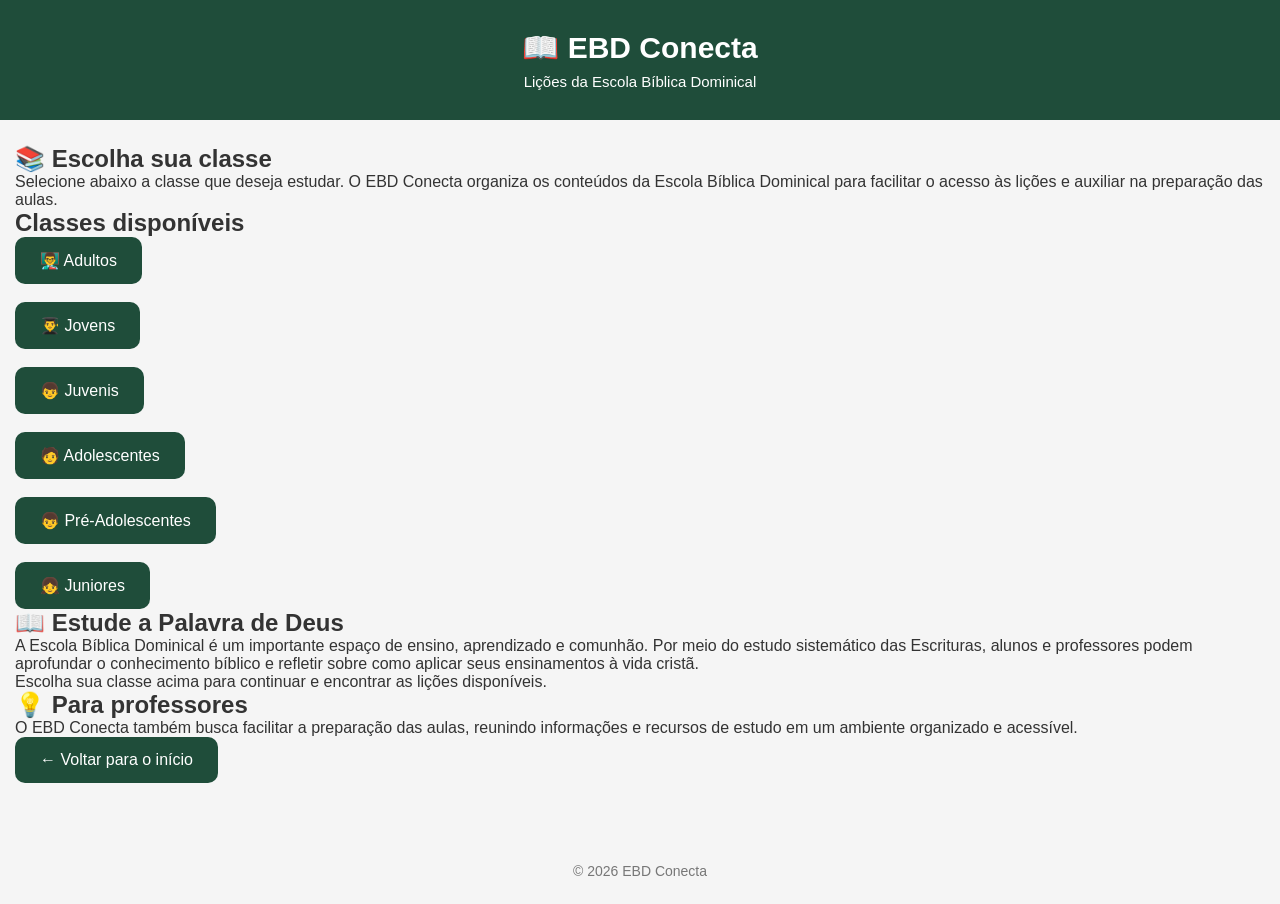
<file: licoes.html>
<!DOCTYPE html><html lang="pt-BR"><head>
    <meta charset="UTF-8">
    <meta name="viewport" content="width=device-width, initial-scale=1.0"><title>Lições da Escola Bíblica Dominical - EBD Conecta</title>

<meta name="description"
    content="Encontre as lições da Escola Bíblica Dominical organizadas por classe no EBD Conecta. Escolha sua classe e acesse os conteúdos disponíveis para estudo e preparação de aulas.">

<link rel="stylesheet" href="style.css">

</head><body><header>
    <h1>📖 EBD Conecta</h1>
    <p>Lições da Escola Bíblica Dominical</p>
</header>

<main>

    <section>
        <h2>📚 Escolha sua classe</h2>

        <p>
            Selecione abaixo a classe que deseja estudar. O EBD Conecta
            organiza os conteúdos da Escola Bíblica Dominical para
            facilitar o acesso às lições e auxiliar na preparação das aulas.
        </p>
    </section>

    <section>

        <h2>Classes disponíveis</h2>

        <button onclick="abrirClasse('adultos')">
            👨‍🏫 Adultos
        </button>

        <br><br>

        <button onclick="abrirClasse('jovens')">
            👨‍🎓 Jovens
        </button>

        <br><br>

        <button onclick="abrirClasse('juvenis')">
            👦 Juvenis
        </button>

        <br><br>

        <button onclick="abrirClasse('adolescentes')">
            🧑 Adolescentes
        </button>

        <br><br>

        <button onclick="abrirClasse('pre-adolescentes')">
            👦 Pré-Adolescentes
        </button>

        <br><br>

        <button onclick="abrirClasse('juniores')">
            👧 Juniores
        </button>

    </section>

    <section>

        <h2>📖 Estude a Palavra de Deus</h2>

        <p>
            A Escola Bíblica Dominical é um importante espaço de ensino,
            aprendizado e comunhão. Por meio do estudo sistemático das
            Escrituras, alunos e professores podem aprofundar o conhecimento
            bíblico e refletir sobre como aplicar seus ensinamentos à vida
            cristã.
        </p>

        <p>
            Escolha sua classe acima para continuar e encontrar as lições
            disponíveis.
        </p>

    </section>

    <section>

        <h2>💡 Para professores</h2>

        <p>
            O EBD Conecta também busca facilitar a preparação das aulas,
            reunindo informações e recursos de estudo em um ambiente
            organizado e acessível.
        </p>

    </section>

    <button onclick="voltarInicio()">
        ← Voltar para o início
    </button>

</main>

<footer>
    <p>© 2026 EBD Conecta</p>
</footer>

<script>

    function abrirClasse(classe) {

        localStorage.setItem(
            "classeSelecionada",
            classe
        );

        window.location.href = "trimestres.html";

    }

    function voltarInicio() {

        window.location.href = "index.html";

    }

</script>

</body></html>
</file>
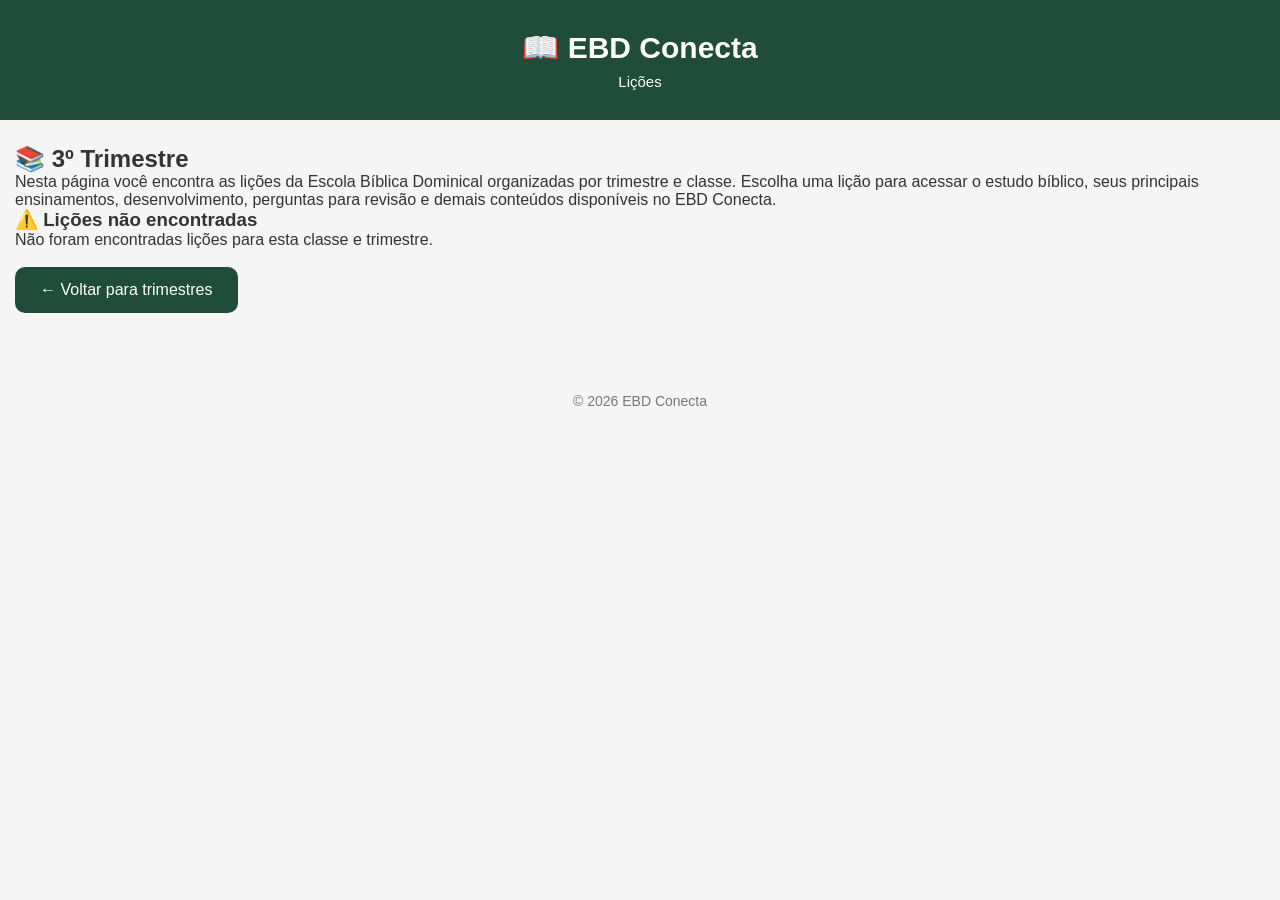
<file: lista-licoes.html>
<!DOCTYPE html>
<html lang="pt-BR">

<head>
    <meta charset="UTF-8">
    <meta name="viewport" content="width=device-width, initial-scale=1.0">

    <title>Lições - EBD Conecta</title>

    <link rel="stylesheet" href="style.css">

    <script src="dados-licoes.js?v=20260928"></script>
</head>

<body>

<header>
    <h1>📖 EBD Conecta</h1>
    <p id="nomeClasse">Lições</p>
</header>

<main>

    <h2 id="tituloTrimestre">📚 3º Trimestre</h2>

    <p>
        Nesta página você encontra as lições da Escola Bíblica Dominical
        organizadas por trimestre e classe. Escolha uma lição para acessar
        o estudo bíblico, seus principais ensinamentos, desenvolvimento,
        perguntas para revisão e demais conteúdos disponíveis no EBD Conecta.
    </p>

    <section id="listaLicoes"></section>

    <br>

    <button onclick="voltarTrimestres()">
        ← Voltar para trimestres
    </button>

</main>

<footer>
    <p>© 2026 EBD Conecta</p>
</footer>

<script>

const parametros = new URLSearchParams(window.location.search);

const classe =
    parametros.get("classe") ||
    localStorage.getItem("classeSelecionada");

const trimestre =
    parametros.get("trimestre") ||
    localStorage.getItem("trimestreSelecionado") ||
    "3";

const nomes = {

    adultos: "Lições de Adultos",

    jovens: "Lições de Jovens",

    juvenis: "Lições de Juvenis",

    adolescentes: "Lições de Adolescentes",

    "pre-adolescentes":
        "Lições de Pré-Adolescentes",

    juniores:
        "Lições de Juniores"

};

document.getElementById("nomeClasse").textContent =
    nomes[classe] || "Lições";

document.getElementById("tituloTrimestre").textContent =
    "📚 " + trimestre + "º Trimestre";

const lista =
    document.getElementById("listaLicoes");

const dadosClasse =
    licoes[classe] &&
    licoes[classe][trimestre];

if (!dadosClasse) {

    lista.innerHTML = `
        <div class="destaque">
            <h3>⚠️ Lições não encontradas</h3>
            <p>
                Não foram encontradas lições para esta classe
                e trimestre.
            </p>
        </div>
    `;

} else {

    Object.keys(dadosClasse)
        .sort((a, b) => Number(a) - Number(b))
        .forEach(function(numero) {

            const licao =
                dadosClasse[numero];

            const div =
                document.createElement("div");

            div.innerHTML = `

                <h3>
                    📖 ${licao.numero || "Lição " + numero}
                </h3>

                <p>
                    ${licao.titulo || ""}
                </p>

                <button onclick="abrirLicao('${numero}')">
                    Estudar
                </button>

                <hr>

            `;

            lista.appendChild(div);

        });

}

window.abrirLicao = function(numero) {

    const url =
        "licao.html?classe=" +
        encodeURIComponent(classe) +
        "&trimestre=" +
        encodeURIComponent(trimestre) +
        "&licao=" +
        encodeURIComponent(numero);

    window.location.href = url;

};

function voltarTrimestres() {

    window.location.href =
        "trimestres.html";

}

</script>

</body>
</html>
</file>
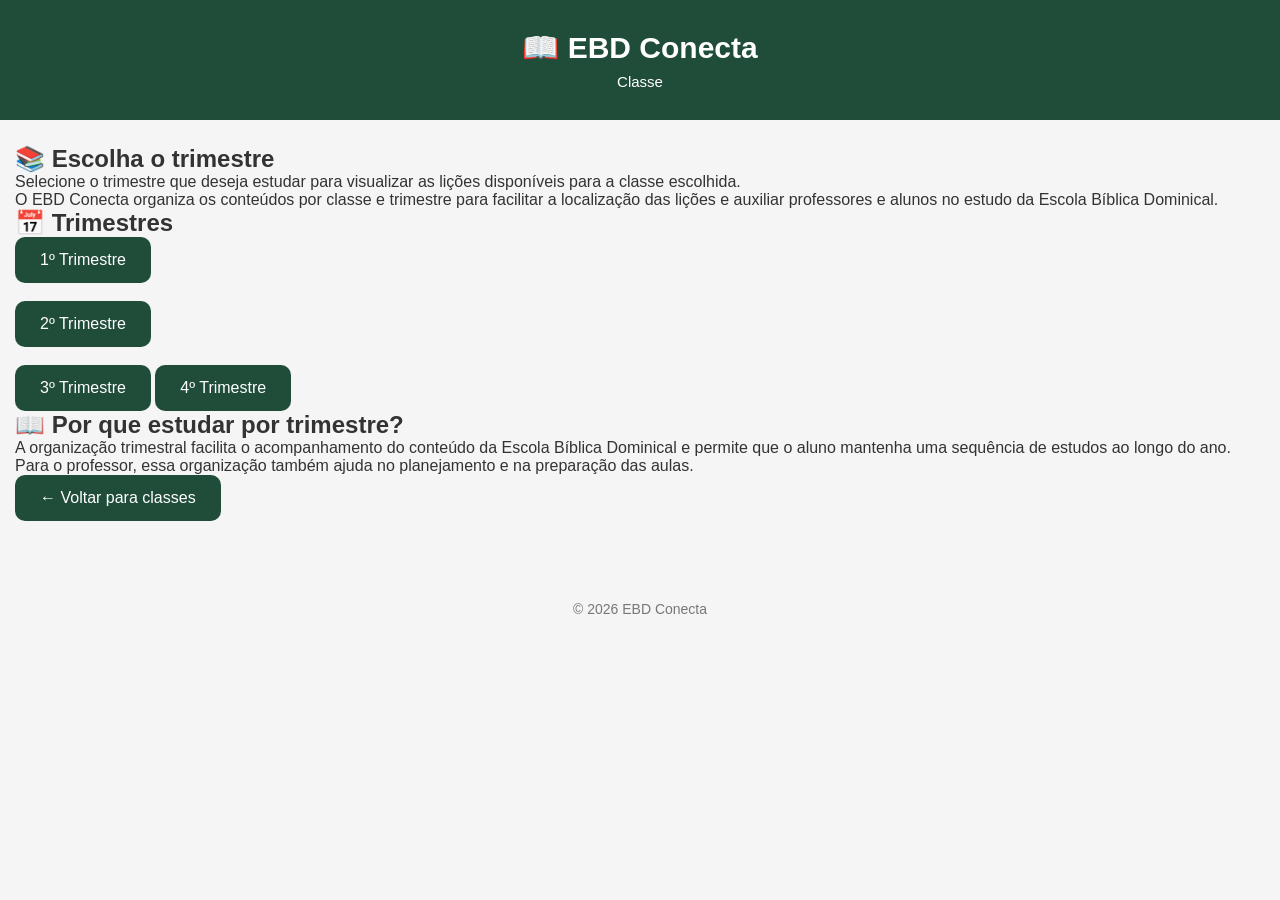
<file: trimestres.html>
<!DOCTYPE html><html lang="pt-BR"><head>
    <meta charset="UTF-8">
    <meta name="viewport" content="width=device-width, initial-scale=1.0"><title>Trimestres - EBD Conecta</title>

<meta name="description"
    content="Escolha o trimestre da Escola Bíblica Dominical e acesse as lições disponíveis para sua classe no EBD Conecta.">

<link rel="stylesheet" href="style.css">

</head><body><header>

    <h1>📖 EBD Conecta</h1>

    <p id="nomeClasse">
        Classe
    </p>

</header>

<main>

    <section>

        <h2>📚 Escolha o trimestre</h2>

        <p>
            Selecione o trimestre que deseja estudar para visualizar
            as lições disponíveis para a classe escolhida.
        </p>

        <p>
            O EBD Conecta organiza os conteúdos por classe e trimestre
            para facilitar a localização das lições e auxiliar professores
            e alunos no estudo da Escola Bíblica Dominical.
        </p>

    </section>

    <section>

        <h2>📅 Trimestres</h2>

        <button onclick="abrirTrimestre('1')">
            1º Trimestre
        </button>

        <br><br>

        <button onclick="abrirTrimestre('2')">
            2º Trimestre
        </button>

        <br><br>

        <button onclick="abrirTrimestre('3')">
            3º Trimestre
        </button>

        <button onclick="abrirTrimestre('4')">
            4º Trimestre
        </button>

    </section>

    <section>

        <h2>📖 Por que estudar por trimestre?</h2>

        <p>
            A organização trimestral facilita o acompanhamento do
            conteúdo da Escola Bíblica Dominical e permite que o aluno
            mantenha uma sequência de estudos ao longo do ano.
        </p>

        <p>
            Para o professor, essa organização também ajuda no
            planejamento e na preparação das aulas.
        </p>

    </section>

    <button onclick="voltarClasses()">
        ← Voltar para classes
    </button>

</main>

<footer>

    <p>© 2026 EBD Conecta</p>

</footer>

<script>

    const classe =
        localStorage.getItem("classeSelecionada");

    const nomes = {

        adultos: "Lições de Adultos",

        jovens: "Lições de Jovens",

        juvenis: "Lições de Juvenis",

        adolescentes: "Lições de Adolescentes",

        "pre-adolescentes":
            "Lições de Pré-Adolescentes",

        juniores:
            "Lições de Juniores"

    };

    const nomeClasse =
        document.getElementById("nomeClasse");

    if (nomes[classe]) {

        nomeClasse.textContent =
            nomes[classe];

    }

    function abrirTrimestre(trimestre) {

        localStorage.setItem(
            "trimestreSelecionado",
            trimestre
        );

        window.location.href =
            "lista-licoes.html";

    }

    function voltarClasses() {

        window.location.href =
            "licoes.html";

    }

</script>

</body></html>
</file>
<file: style.css>
* {
    box-sizing: border-box;
    margin: 0;
    padding: 0;
}

body {
    font-family: Arial, sans-serif;
    background: #f5f5f5;
    color: #333;
}

header {
    background: #1f4d3a;
    color: white;
    text-align: center;
    padding: 30px 20px;
}

header h1 {
    font-size: 30px;
    margin-bottom: 8px;
}

header p {
    font-size: 15px;
}

main {
    padding: 25px 15px;
}

.boas-vindas {
    background: white;
    max-width: 600px;
    margin: auto;
    padding: 30px 20px;
    border-radius: 15px;
    text-align: center;
    box-shadow: 0 3px 10px rgba(0,0,0,0.08);
}

.boas-vindas h2 {
    margin-bottom: 15px;
}

.boas-vindas p {
    line-height: 1.6;
    margin-bottom: 25px;
}

button {
    border: none;
    background: #1f4d3a;
    color: white;
    padding: 14px 25px;
    border-radius: 10px;
    font-size: 16px;
    cursor: pointer;
}

button:hover {
    opacity: 0.9;
}

footer {
    text-align: center;
    padding: 25px;
    margin-top: 30px;
    color: #777;
    font-size: 14px;
}
.titulo-pagina {
    max-width: 600px;
    margin: 0 auto 25px;
    text-align: center;
}

.titulo-pagina h2 {
    margin-bottom: 10px;
}

.titulo-pagina p {
    color: #666;
    line-height: 1.5;
}


.classes {
    max-width: 600px;
    margin: auto;

    display: grid;
    grid-template-columns: 1fr 1fr;

    gap: 15px;
}


.card-classe {
    background: white;

    padding: 25px 15px;

    border-radius: 15px;

    text-align: center;

    box-shadow: 0 3px 10px rgba(0,0,0,0.08);
}


.icone {
    font-size: 40px;
    margin-bottom: 10px;
}


.card-classe h3 {
    margin-bottom: 8px;
}


.card-classe p {
    font-size: 14px;

    color: #666;

    line-height: 1.4;

    margin-bottom: 18px;
}


.card-classe button {
    font-size: 14px;

    padding: 10px 15px;
}


.voltar {
    max-width: 600px;

    margin: 25px auto 0;

    text-align: center;
}


.voltar button {
    background: #555;
}


@media (max-width: 450px) {

    .classes {
        grid-template-columns: 1fr;
    }

}
.lista-licoes {
    max-width: 600px;
    margin: auto;

    display: flex;
    flex-direction: column;

    gap: 12px;
}


.card-licao {
    background: white;

    padding: 15px;

    border-radius: 14px;

    display: flex;
    align-items: center;

    gap: 15px;

    box-shadow: 0 3px 10px rgba(0,0,0,0.07);
}


.numero-licao {
    min-width: 50px;
    height: 50px;

    border-radius: 12px;

    background: #1f4d3a;
    color: white;

    display: flex;
    align-items: center;
    justify-content: center;

    font-size: 18px;
    font-weight: bold;
}


.info-licao {
    flex: 1;
}


.info-licao h3 {
    margin-bottom: 5px;
}


.info-licao p {
    color: #777;
    font-size: 13px;
}


.card-licao button {
    padding: 9px 12px;
    font-size: 13px;
}


@media (max-width: 450px) {

    .card-licao {
        padding: 12px;
    }

    .numero-licao {
        min-width: 45px;
        height: 45px;
    }

}
.conteudo-licao {
    max-width: 700px;
    margin: auto;
}


.identificacao-licao {
    background: white;

    padding: 25px 20px;

    border-radius: 15px;

    margin-bottom: 18px;

    text-align: center;

    box-shadow: 0 3px 10px rgba(0,0,0,0.07);
}


.identificacao-licao span {
    display: inline-block;

    background: #1f4d3a;

    color: white;

    padding: 7px 14px;

    border-radius: 20px;

    font-size: 13px;

    margin-bottom: 12px;
}


.identificacao-licao h2 {
    line-height: 1.4;
}


.bloco-licao {
    background: white;

    padding: 22px 20px;

    border-radius: 15px;

    margin-bottom: 15px;

    box-shadow: 0 3px 10px rgba(0,0,0,0.06);
}


.bloco-licao h3 {
    margin-bottom: 15px;
}


.bloco-licao p {
    line-height: 1.7;

    color: #444;
}


.bloco-licao ul,
.bloco-licao ol {
    padding-left: 25px;

    line-height: 1.7;

    color: #444;
}


.bloco-licao li {
    margin-bottom: 8px;
}


@media (max-width: 450px) {

    .conteudo-licao {
        width: 100%;
    }

    .bloco-licao {
        padding: 18px 15px;
    }

}
/* ================================
VISUAL DA PÁGINA DA LIÇÃO
EBD CONECTA
================================ */

.cabecalho-licao {
background: white;
padding: 25px 20px;
margin-bottom: 18px;
border-radius: 16px;
text-align: center;
box-shadow: 0 3px 10px rgba(0,0,0,0.08);
}

.numero-destaque {
display: inline-block;
background: #eeeeee;
padding: 8px 16px;
border-radius: 20px;
font-weight: bold;
margin-bottom: 12px;
}

.cabecalho-licao h2 {
margin: 5px 0 0;
font-size: 24px;
line-height: 1.3;
}

.bloco-licao {
background: white;
padding: 20px;
margin-bottom: 15px;
border-radius: 14px;
box-shadow: 0 2px 8px rgba(0,0,0,0.06);
}

.bloco-licao h3 {
margin-top: 0;
margin-bottom: 12px;
font-size: 19px;
}

.bloco-licao p {
line-height: 1.7;
font-size: 16px;
}

#objetivos p {
margin: 10px 0;
padding-left: 5px;
}

#desenvolvimento h4 {
margin-top: 28px;
margin-bottom: 14px;
font-size: 20px;
}

#desenvolvimento h5 {
margin-top: 20px;
margin-bottom: 8px;
font-size: 17px;
}

#desenvolvimento p {
line-height: 1.7;
}

.pergunta {
background: #f5f5f5;
padding: 15px;
margin-bottom: 12px;
border-radius: 12px;
}

.pergunta strong {
display: block;
margin-bottom: 8px;
}

.pergunta p {
line-height: 1.6;
}

.premium {
background: white;
padding: 22px;
margin-top: 20px;
border-radius: 16px;
box-shadow: 0 3px 10px rgba(0,0,0,0.08);
}

.premium h3 {
margin-top: 0;
}

.premium li {
margin-bottom: 10px;
}

.premium button {
width: 100%;
padding: 13px;
border: none;
border-radius: 10px;
font-size: 15px;
}

.voltar {
text-align: center;
margin: 25px 0;
}
/* =================================
ORGANIZAÇÃO DO DESENVOLVIMENTO
EBD CONECTA
================================= */

#desenvolvimento h4 {
background: #eeeeee;
padding: 14px 15px;
border-radius: 10px;
margin-top: 30px;
margin-bottom: 18px;
line-height: 1.4;
}

#desenvolvimento h5 {
margin-top: 22px;
margin-bottom: 10px;
line-height: 1.4;
}

#desenvolvimento h5::before {
content: "▸ ";
}

#desenvolvimento p {
margin-bottom: 16px;
line-height: 1.75;
text-align: left;
}

#desenvolvimento p strong {
font-weight: bold;
}
/* =================================
DESTAQUE DA LIÇÃO
EBD CONECTA
================================= */

.cabecalho-licao {
position: relative;
overflow: hidden;
}

.cabecalho-licao::before {
content: "📚 ESTUDO DA LIÇÃO";
display: block;
font-size: 12px;
font-weight: bold;
letter-spacing: 1px;
margin-bottom: 12px;
opacity: 0.7;
}

.cabecalho-licao h2 {
font-size: 25px;
margin-bottom: 8px;
}

.numero-destaque {
font-size: 14px;
}

/* Destaque do ponto principal */

.bloco-licao:has(#pontoPrincipal) {
border-left: 5px solid;
}

/* Destaque dos objetivos */

.bloco-licao:has(#objetivos) {
border-left: 5px solid;
}
/* =========================================
   NOVO VISUAL — LIÇÃO DOS JUNIORES
   EBD CONECTA
========================================= */

/* Diminui os espaços exagerados entre os tópicos */
#desenvolvimento h4 {
    margin-top: 18px;
    margin-bottom: 10px;
    padding: 11px 13px;
}

#desenvolvimento h5 {
    margin-top: 14px;
    margin-bottom: 7px;
}

#desenvolvimento p {
    margin-bottom: 10px;
    line-height: 1.6;
}

/* Deixa os blocos mais compactos */
.bloco-licao {
    padding: 18px 16px;
    margin-bottom: 12px;
    border-radius: 16px;
}

/* Cabeçalho da lição */
.cabecalho-licao {
    padding: 22px 17px;
    margin-bottom: 12px;
    border-radius: 18px;
}

.cabecalho-licao h2 {
    font-size: 23px;
    line-height: 1.3;
}

/* Títulos dos blocos */
.bloco-licao h3 {
    font-size: 18px;
    margin-bottom: 9px;
}

/* Texto */
.bloco-licao p {
    font-size: 15.5px;
    line-height: 1.6;
}

/* Perguntas de revisão */
.pergunta {
    padding: 13px;
    margin-bottom: 9px;
    border-radius: 13px;
}

/* Premium */
.premium {
    padding: 18px 16px;
    margin-top: 15px;
    border-radius: 17px;
}

/* Melhor aproveitamento da tela no celular */
@media (max-width: 450px) {

    main {
        padding: 15px 10px;
    }

    .conteudo-licao {
        width: 100%;
    }

    .bloco-licao {
        padding: 16px 14px;
        margin-bottom: 10px;
    }

    #desenvolvimento h4 {
        margin-top: 14px;
        margin-bottom: 8px;
    }

    #desenvolvimento h5 {
        margin-top: 11px;
        margin-bottom: 6px;
    }

    #desenvolvimento p {
        margin-bottom: 8px;
    }
}
/* ORGANIZAÇÃO VISUAL DO DESENVOLVIMENTO DAS LIÇÕES */
.secao-aprender {
    margin: 28px 0;
    padding: 22px;
    border-radius: 12px;
    background: #ffffff;
}

.secao-aprender h4 {
    margin: 0 0 18px;
    padding-bottom: 10px;
    border-bottom: 2px solid #C9A227;
    line-height: 1.4;
}

.topico-aprender {
    margin: 22px 0;
    padding: 18px;
    border-radius: 10px;
    line-height: 1.7;
}

.topico-aprender h5 {
    margin: 0 0 14px;
    line-height: 1.5;
}

.topico-aprender p {
    margin: 12px 0;
}

.ponto-principal-topico,
.advertencia-topico,
.aplicacao-pessoal-topico,
.exortacao-topico,
.reflexao-adolescentes {
    display: block;
    margin: 18px 0;
    padding: 14px 16px;
    line-height: 1.7;
    border-radius: 8px;
}

.versiculos-topico {
    margin: 20px 0;
}

.versiculos-topico h6,
.lista-pontos h6,
.lista-palavras h6 {
    margin: 0 0 12px;
    line-height: 1.5;
}

.versiculo {
    margin: 14px 0;
    padding: 12px 14px;
    border-radius: 8px;
}

.versiculo-referencia {
    margin-bottom: 8px !important;
    font-weight: 700;
}

.versiculo-texto {
    margin: 8px 0 !important;
    line-height: 1.7;
}

.versiculo-explicacao {
    margin: 8px 0 !important;
    line-height: 1.7;
}

.lista-pontos,
.lista-palavras {
    margin: 20px 0;
}

.lista-pontos ul,
.lista-palavras ul {
    margin-top: 10px;
    padding-left: 24px;
}

.lista-pontos li,
.lista-palavras li {
    margin: 8px 0;
    line-height: 1.6;
}
</file>
